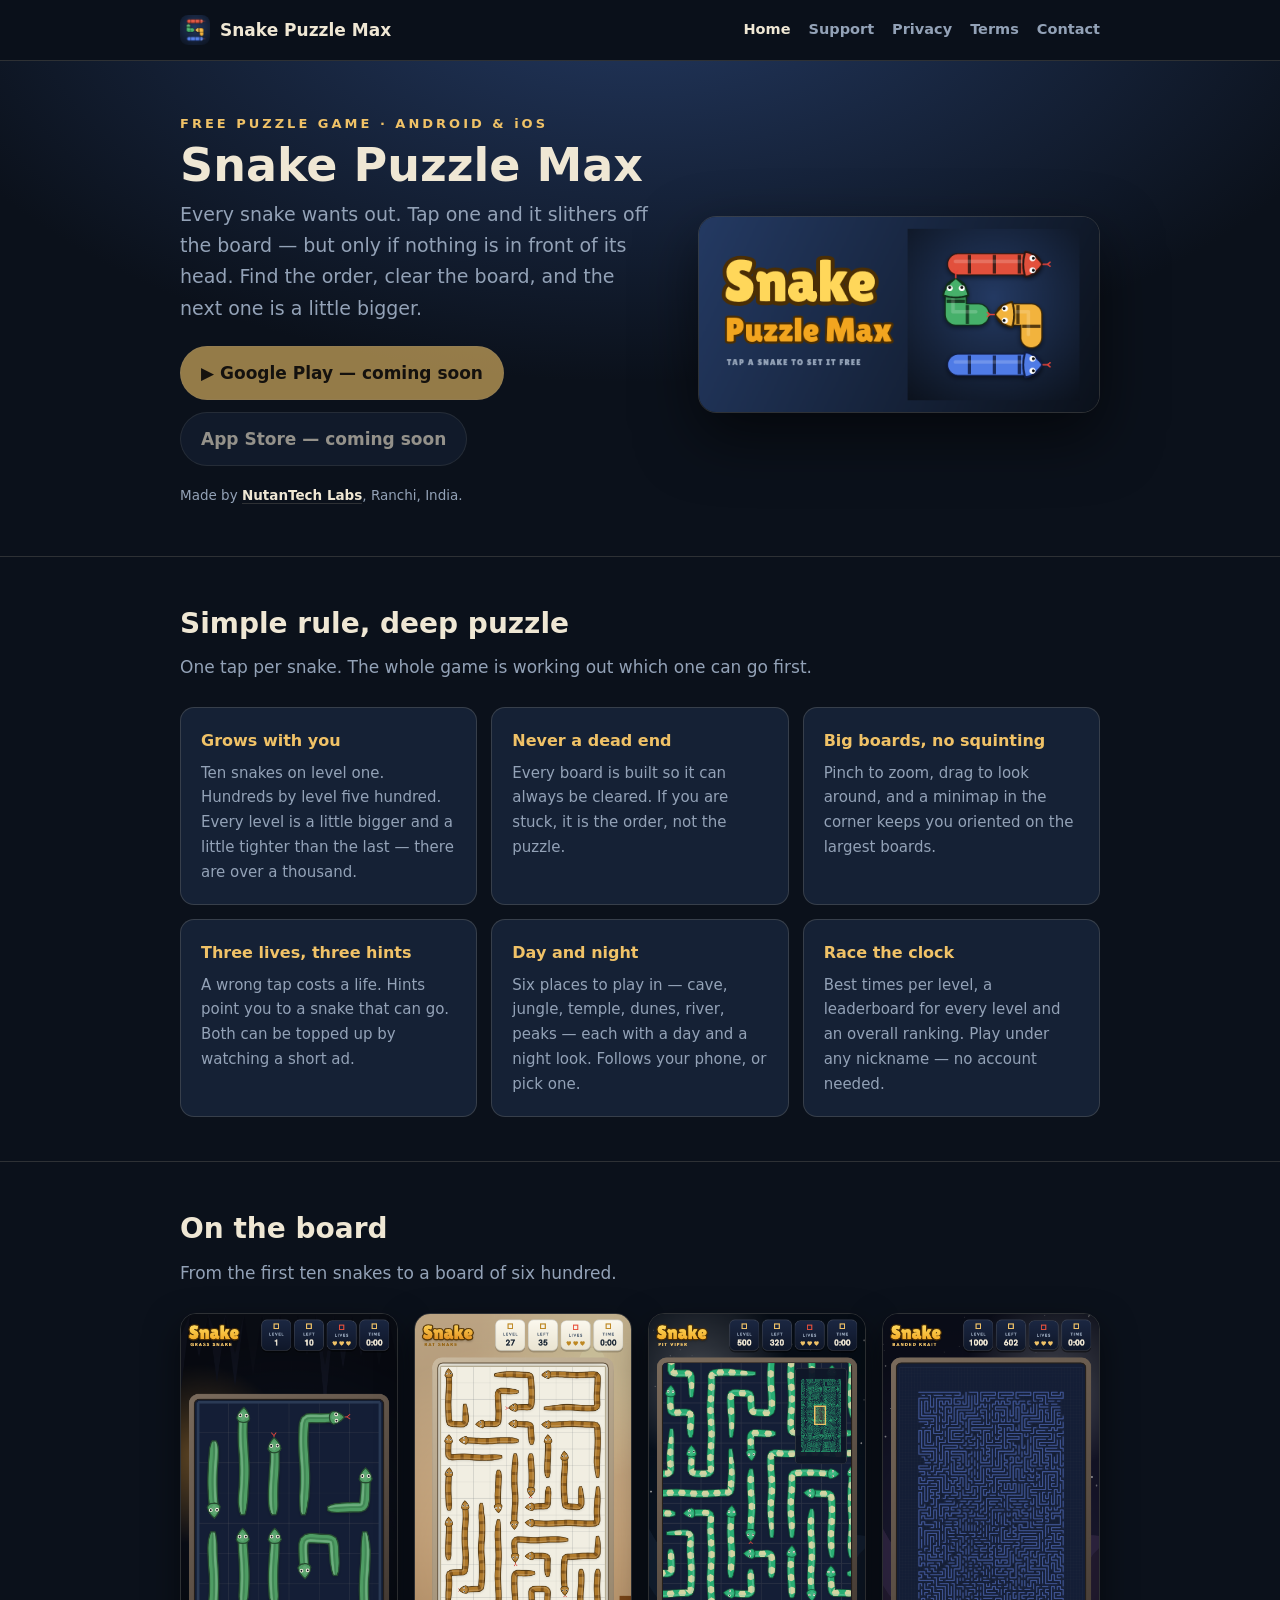
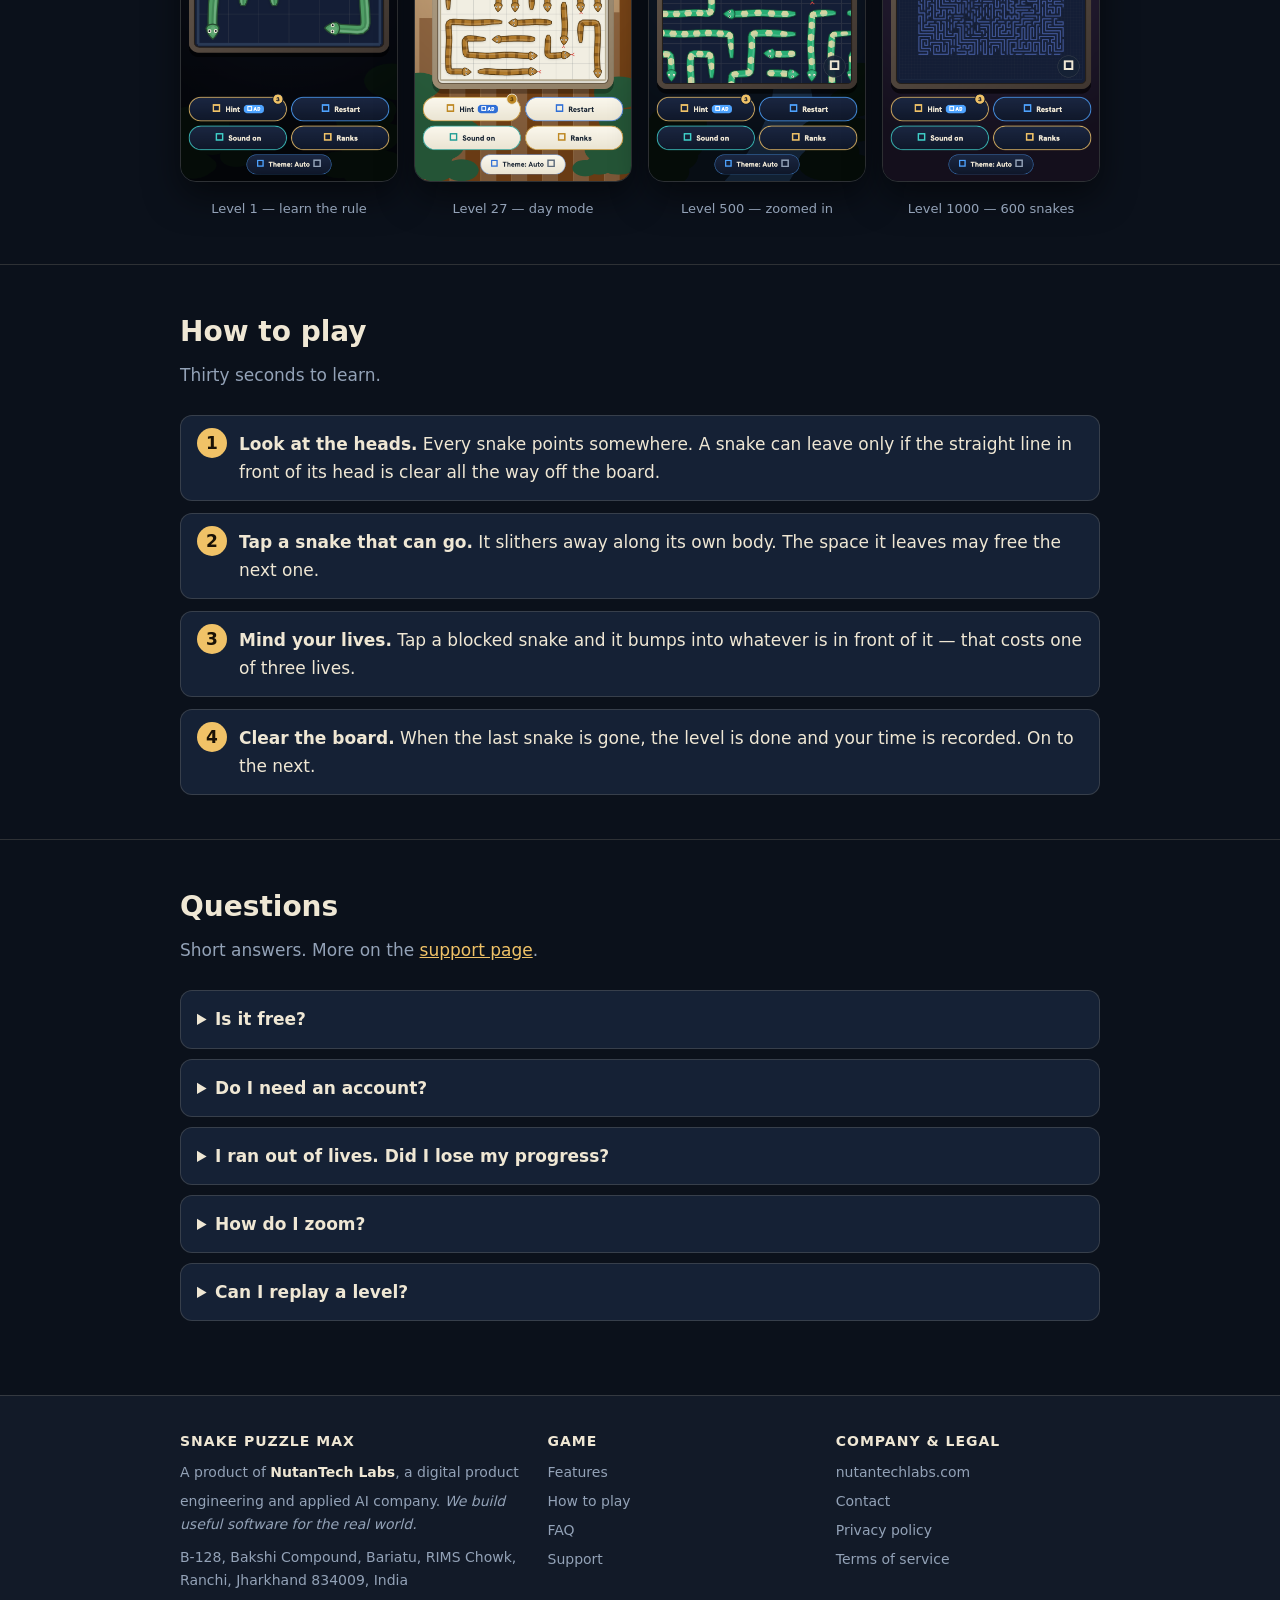
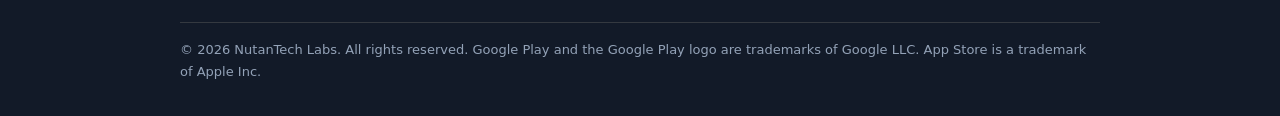
<file: index.html>
<!doctype html>
<html lang="en">
<head>
<meta charset="utf-8">
<meta name="viewport" content="width=device-width, initial-scale=1">
<title>Snake Puzzle Max – Tap a snake to set it free</title>
<meta name="description" content="A calm, clever puzzle game. Tap a snake and it slithers off the board — if nothing is in its way. A thousand levels that grow with you. By NutanTech Labs.">
<link rel="canonical" href="https://amanchhing.github.io/snake-puzzle-max/index.html">
<link rel="icon" href="icon.png" type="image/png">
<link rel="apple-touch-icon" href="icon.png">
<meta property="og:type" content="website">
<meta property="og:site_name" content="Snake Puzzle Max">
<meta property="og:title" content="Snake Puzzle Max – Tap a snake to set it free">
<meta property="og:description" content="A calm, clever puzzle game. Tap a snake and it slithers off the board — if nothing is in its way. A thousand levels that grow with you. By NutanTech Labs.">
<meta property="og:url" content="https://amanchhing.github.io/snake-puzzle-max/index.html">
<meta property="og:image" content="https://amanchhing.github.io/snake-puzzle-max/feature.png">
<meta name="twitter:card" content="summary_large_image">
<meta name="theme-color" content="#0b111b">
<link rel="stylesheet" href="styles.css">
<script type="application/ld+json">
{"@context":"https://schema.org","@graph":[
 {"@type":"Organization","name":"NutanTech Labs","url":"https://nutantechlabs.com","email":"info@nutantechlabs.com",
  "address":{"@type":"PostalAddress","streetAddress":"B-128, Bakshi Compound, Bariatu, RIMS Chowk","addressLocality":"Ranchi","addressRegion":"Jharkhand","postalCode":"834009","addressCountry":"IN"}},
 {"@type":"MobileApplication","name":"Snake Puzzle Max","operatingSystem":"Android, iOS","applicationCategory":"GameApplication",
  "description":"Tap a snake to set it free. A calm, clever puzzle with over a thousand levels that grow with you.",
  "image":"https://amanchhing.github.io/snake-puzzle-max/feature.png","url":"https://amanchhing.github.io/snake-puzzle-max/",
  "offers":{"@type":"Offer","price":"0","priceCurrency":"USD"},
  "publisher":{"@type":"Organization","name":"NutanTech Labs","url":"https://nutantechlabs.com"}}
]}
</script>
</head>
<body>
<header class="nav"><div class="wrap">
  <a class="brand" href="index.html"><img src="icon.png" alt=""> Snake Puzzle Max</a>
  <nav><a href="index.html" aria-current="page">Home</a><a href="support.html">Support</a><a href="privacy.html">Privacy</a><a href="terms.html">Terms</a><a href="contact.html">Contact</a></nav>
</div></header>

<section class="hero" style="border-top:0"><div class="wrap">
  <div>
    <h1><small>FREE PUZZLE GAME · ANDROID &amp; iOS</small>Snake Puzzle Max</h1>
    <p class="lead">Every snake wants out. Tap one and it slithers off the board — but only if nothing is in front of its head. Find the order, clear the board, and the next one is a little bigger.</p>
    <div class="stores">
      <a class="btn primary soon" href="#" title="Coming soon">▶ Google Play — coming soon</a>
      <a class="btn soon" href="#" title="Coming soon"> App Store — coming soon</a>
    </div>
    <p class="by">Made by <a href="https://nutantechlabs.com" target="_blank" rel="noopener">NutanTech Labs</a>, Ranchi, India.</p>
  </div>
  <div class="art"><img src="feature.png" alt="Four coloured snakes coiled into the shape of an S"></div>
</div></section>

<section id="features"><div class="wrap">
  <h2>Simple rule, deep puzzle</h2>
  <p class="sub">One tap per snake. The whole game is working out which one can go first.</p>
  <div class="grid">
    <div class="card"><h3>Grows with you</h3><p>Ten snakes on level one. Hundreds by level five hundred. Every level is a little bigger and a little tighter than the last — there are over a thousand.</p></div>
    <div class="card"><h3>Never a dead end</h3><p>Every board is built so it can always be cleared. If you are stuck, it is the order, not the puzzle.</p></div>
    <div class="card"><h3>Big boards, no squinting</h3><p>Pinch to zoom, drag to look around, and a minimap in the corner keeps you oriented on the largest boards.</p></div>
    <div class="card"><h3>Three lives, three hints</h3><p>A wrong tap costs a life. Hints point you to a snake that can go. Both can be topped up by watching a short ad.</p></div>
    <div class="card"><h3>Day and night</h3><p>Six places to play in — cave, jungle, temple, dunes, river, peaks — each with a day and a night look. Follows your phone, or pick one.</p></div>
    <div class="card"><h3>Race the clock</h3><p>Best times per level, a leaderboard for every level and an overall ranking. Play under any nickname — no account needed.</p></div>
  </div>
</div></section>

<section id="screens"><div class="wrap">
  <h2>On the board</h2>
  <p class="sub">From the first ten snakes to a board of six hundred.</p>
  <div class="shots">
    <figure><img src="shots/level-1.png" alt="Level 1 with ten snakes"><figcaption>Level 1 — learn the rule</figcaption></figure>
    <figure><img src="shots/level-27-day.png" alt="Level 27 in day mode"><figcaption>Level 27 — day mode</figcaption></figure>
    <figure><img src="shots/level-500-zoomed.png" alt="Level 500 zoomed in with minimap"><figcaption>Level 500 — zoomed in</figcaption></figure>
    <figure><img src="shots/level-1000.png" alt="Level 1000 whole board"><figcaption>Level 1000 — 600 snakes</figcaption></figure>
  </div>
</div></section>

<section id="how"><div class="wrap">
  <h2>How to play</h2>
  <p class="sub">Thirty seconds to learn.</p>
  <ol class="steps">
    <li><strong>Look at the heads.</strong> Every snake points somewhere. A snake can leave only if the straight line in front of its head is clear all the way off the board.</li>
    <li><strong>Tap a snake that can go.</strong> It slithers away along its own body. The space it leaves may free the next one.</li>
    <li><strong>Mind your lives.</strong> Tap a blocked snake and it bumps into whatever is in front of it — that costs one of three lives.</li>
    <li><strong>Clear the board.</strong> When the last snake is gone, the level is done and your time is recorded. On to the next.</li>
  </ol>
</div></section>

<section id="faq"><div class="wrap">
  <h2>Questions</h2>
  <p class="sub">Short answers. More on the <a href="support.html">support page</a>.</p>
  <details><summary>Is it free?</summary><p>Yes. The game is free and supported by ads. Ads appear between some levels, and you can choose to watch one to get a life back, a hint, or to skip to a level you have not reached.</p></details>
  <details><summary>Do I need an account?</summary><p>No. Your progress is saved on your phone. The leaderboard uses a nickname you pick and an anonymous ID — no email, no password.</p></details>
  <details><summary>I ran out of lives. Did I lose my progress?</summary><p>No. You can watch an ad for one more life and continue the same board, or restart the level. Levels you have cleared stay cleared.</p></details>
  <details><summary>How do I zoom?</summary><p>Pinch with two fingers, or tap the zoom button in the corner of the board. When zoomed in, a small map appears at the top right — tap it to jump to any part of the board.</p></details>
  <details><summary>Can I replay a level?</summary><p>Yes. Tap the level number at the top to open the level map. Cleared levels show your best time; tap one to play it again.</p></details>
</div></section>

<footer><div class="wrap">
  <div>
    <h4>Snake Puzzle Max</h4>
    <p style="margin:0 0 10px">A product of <a class="ntl" href="https://nutantechlabs.com" target="_blank" rel="noopener">NutanTech Labs</a>, a digital product engineering and applied AI company. <em>We build useful software for the real world.</em></p>
    <p style="margin:0">B-128, Bakshi Compound, Bariatu, RIMS Chowk,<br>Ranchi, Jharkhand 834009, India</p>
  </div>
  <div>
    <h4>Game</h4>
    <a href="index.html#features">Features</a>
    <a href="index.html#how">How to play</a>
    <a href="index.html#faq">FAQ</a>
    <a href="support.html">Support</a>
  </div>
  <div>
    <h4>Company &amp; legal</h4>
    <a href="https://nutantechlabs.com" target="_blank" rel="noopener">nutantechlabs.com</a>
    <a href="contact.html">Contact</a>
    <a href="privacy.html">Privacy policy</a>
    <a href="terms.html">Terms of service</a>
  </div>
  <div class="legal">© 2026 NutanTech Labs. All rights reserved. Google Play and the Google Play logo are trademarks of Google LLC. App Store is a trademark of Apple Inc.</div>
</div></footer>
</body>
</html>
</file>
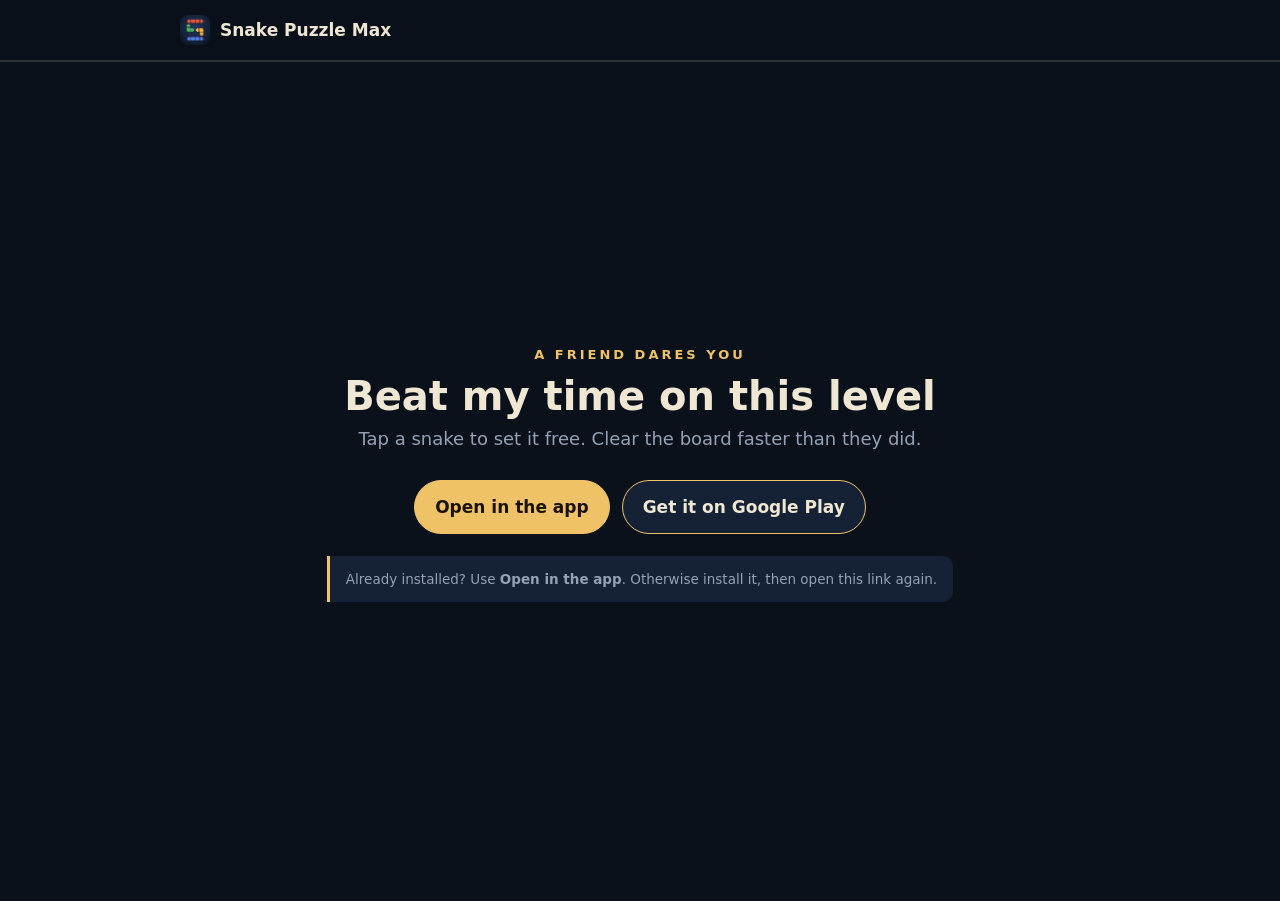
<file: play/index.html>
<!doctype html>
<html lang="en">
<head>
<meta charset="utf-8">
<meta name="viewport" content="width=device-width, initial-scale=1">
<title>Beat my time – Snake Puzzle Max</title>
<meta name="description" content="A friend challenged you to a level of Snake Puzzle Max. Open the app and beat their time.">
<meta name="robots" content="noindex">
<link rel="icon" href="../icon.png" type="image/png">
<meta property="og:type" content="website">
<meta property="og:site_name" content="Snake Puzzle Max">
<meta property="og:title" content="Beat my time – Snake Puzzle Max">
<meta property="og:description" content="A friend challenged you to a level of Snake Puzzle Max. Open the app and beat their time.">
<meta property="og:image" content="https://amanchhing.github.io/snake-puzzle-max/feature.png">
<meta name="theme-color" content="#0b111b">
<link rel="stylesheet" href="../styles.css">
<style>
  .challenge { min-height: calc(100vh - 60px); display: grid; place-items: center; text-align: center; padding: 40px 0; }
  .challenge h1 { font-size: 40px; line-height: 1.1; margin: 0 0 6px; }
  .challenge h1 small { display: block; font-size: 13px; letter-spacing: 3px; color: var(--gold); font-weight: 800; margin-bottom: 12px; }
  .challenge .time { font-size: 64px; font-weight: 800; color: var(--gold); margin: 10px 0 4px; letter-spacing: 1px; }
  .challenge p.lead { color: var(--soft); font-size: 18px; margin: 0 0 26px; }
  .challenge .stores { justify-content: center; }
  .challenge .note { margin-top: 22px; font-size: 13.5px; color: var(--soft); }
  .challenge .note a { color: var(--ink); }
</style>
</head>
<body>
<header class="nav"><div class="wrap">
  <a class="brand" href="../index.html"><img src="../icon.png" alt=""> Snake Puzzle Max</a>
</div></header>

<section class="challenge"><div class="wrap">
  <div>
    <h1><small>A FRIEND DARES YOU</small>Beat my time on <span id="level">this level</span></h1>
    <div class="time" id="time" hidden></div>
    <p class="lead">Tap a snake to set it free. Clear the board faster than they did.</p>
    <div class="stores">
      <a class="btn primary" id="open" href="#">Open in the app</a>
      <a class="btn" id="store" href="https://play.google.com/store/apps/details?id=com.nutantechlabs.snakepuzzlemax">Get it on Google Play</a>
    </div>
    <p class="note">Already installed? Use <b>Open in the app</b>. Otherwise install it, then open this link again.</p>
  </div>
</div></section>

<script>
(function () {
  var q = new URLSearchParams(location.search);
  var level = parseInt(q.get('level'), 10);
  var t = parseInt(q.get('t'), 10);
  if (level > 0) document.getElementById('level').textContent = 'level ' + level;
  if (t >= 0) {
    var el = document.getElementById('time');
    el.textContent = Math.floor(t / 60) + ':' + ('0' + (t % 60)).slice(-2);
    el.hidden = false;
  }
  var store = 'https://play.google.com/store/apps/details?id=com.nutantechlabs.snakepuzzlemax';
  var pkg = 'com.nutantechlabs.snakepuzzlemax';
  // Android: ask the system to hand this very URL to the app, and fall back
  // to the store when it is not installed. Elsewhere the button is the store.
  var open = document.getElementById('open');
  if (/android/i.test(navigator.userAgent)) {
    open.href = 'intent://' + location.host + location.pathname + location.search +
      '#Intent;scheme=https;package=' + pkg +
      ';S.browser_fallback_url=' + encodeURIComponent(store) + ';end';
  } else {
    open.href = store;
  }
})();
</script>
</body>
</html>
</file>
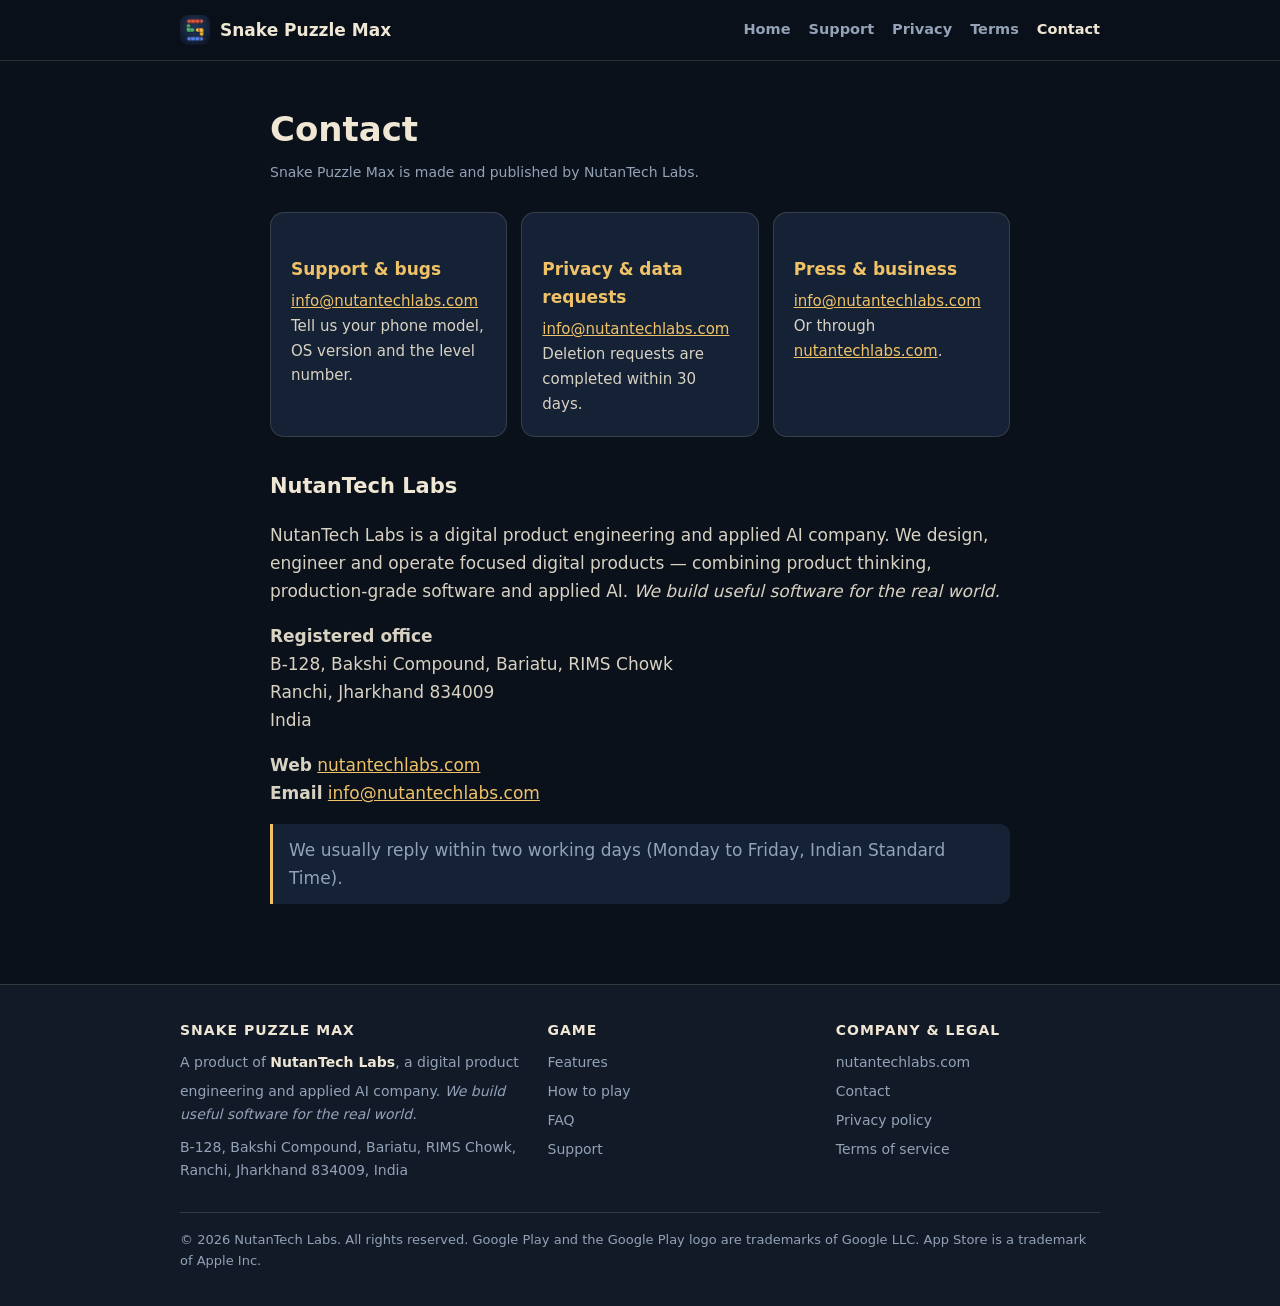
<file: contact.html>
<!doctype html>
<html lang="en">
<head>
<meta charset="utf-8">
<meta name="viewport" content="width=device-width, initial-scale=1">
<title>Contact – Snake Puzzle Max by NutanTech Labs</title>
<meta name="description" content="Get in touch with NutanTech Labs about Snake Puzzle Max: support, bug reports, data requests, press and business enquiries.">
<link rel="canonical" href="https://amanchhing.github.io/snake-puzzle-max/contact.html">
<link rel="icon" href="icon.png" type="image/png">
<link rel="apple-touch-icon" href="icon.png">
<meta property="og:type" content="website">
<meta property="og:site_name" content="Snake Puzzle Max">
<meta property="og:title" content="Contact – Snake Puzzle Max by NutanTech Labs">
<meta property="og:description" content="Get in touch with NutanTech Labs about Snake Puzzle Max: support, bug reports, data requests, press and business enquiries.">
<meta property="og:url" content="https://amanchhing.github.io/snake-puzzle-max/contact.html">
<meta property="og:image" content="https://amanchhing.github.io/snake-puzzle-max/feature.png">
<meta name="twitter:card" content="summary_large_image">
<meta name="theme-color" content="#0b111b">
<link rel="stylesheet" href="styles.css">
</head>
<body>
<header class="nav"><div class="wrap">
  <a class="brand" href="index.html"><img src="icon.png" alt=""> Snake Puzzle Max</a>
  <nav><a href="index.html">Home</a><a href="support.html">Support</a><a href="privacy.html">Privacy</a><a href="terms.html">Terms</a><a href="contact.html" aria-current="page">Contact</a></nav>
</div></header>

<main class="doc"><div class="wrap">
  <h1>Contact</h1>
  <div class="meta">Snake Puzzle Max is made and published by NutanTech Labs.</div>

  <div class="grid" style="margin:10px 0 30px">
    <div class="card"><h3>Support &amp; bugs</h3><p><a href="mailto:info@nutantechlabs.com?subject=Snake%20Puzzle%20Max%20support">info@nutantechlabs.com</a><br>Tell us your phone model, OS version and the level number.</p></div>
    <div class="card"><h3>Privacy &amp; data requests</h3><p><a href="mailto:info@nutantechlabs.com?subject=Snake%20Puzzle%20Max%20privacy%20request">info@nutantechlabs.com</a><br>Deletion requests are completed within 30 days.</p></div>
    <div class="card"><h3>Press &amp; business</h3><p><a href="mailto:info@nutantechlabs.com?subject=Snake%20Puzzle%20Max">info@nutantechlabs.com</a><br>Or through <a href="https://nutantechlabs.com/contact.html" target="_blank" rel="noopener">nutantechlabs.com</a>.</p></div>
  </div>

  <h2>NutanTech Labs</h2>
  <p>NutanTech Labs is a digital product engineering and applied AI company. We design, engineer and operate focused digital products — combining product thinking, production-grade software and applied AI. <em>We build useful software for the real world.</em></p>
  <p><strong>Registered office</strong><br>B-128, Bakshi Compound, Bariatu, RIMS Chowk<br>Ranchi, Jharkhand 834009<br>India</p>
  <p><strong>Web</strong> <a href="https://nutantechlabs.com" target="_blank" rel="noopener">nutantechlabs.com</a><br><strong>Email</strong> <a href="mailto:info@nutantechlabs.com">info@nutantechlabs.com</a></p>

  <div class="note">We usually reply within two working days (Monday to Friday, Indian Standard Time).</div>
</div></main>

<footer><div class="wrap">
  <div>
    <h4>Snake Puzzle Max</h4>
    <p style="margin:0 0 10px">A product of <a class="ntl" href="https://nutantechlabs.com" target="_blank" rel="noopener">NutanTech Labs</a>, a digital product engineering and applied AI company. <em>We build useful software for the real world.</em></p>
    <p style="margin:0">B-128, Bakshi Compound, Bariatu, RIMS Chowk,<br>Ranchi, Jharkhand 834009, India</p>
  </div>
  <div>
    <h4>Game</h4>
    <a href="index.html#features">Features</a>
    <a href="index.html#how">How to play</a>
    <a href="index.html#faq">FAQ</a>
    <a href="support.html">Support</a>
  </div>
  <div>
    <h4>Company &amp; legal</h4>
    <a href="https://nutantechlabs.com" target="_blank" rel="noopener">nutantechlabs.com</a>
    <a href="contact.html">Contact</a>
    <a href="privacy.html">Privacy policy</a>
    <a href="terms.html">Terms of service</a>
  </div>
  <div class="legal">© 2026 NutanTech Labs. All rights reserved. Google Play and the Google Play logo are trademarks of Google LLC. App Store is a trademark of Apple Inc.</div>
</div></footer>
</body>
</html>
</file>
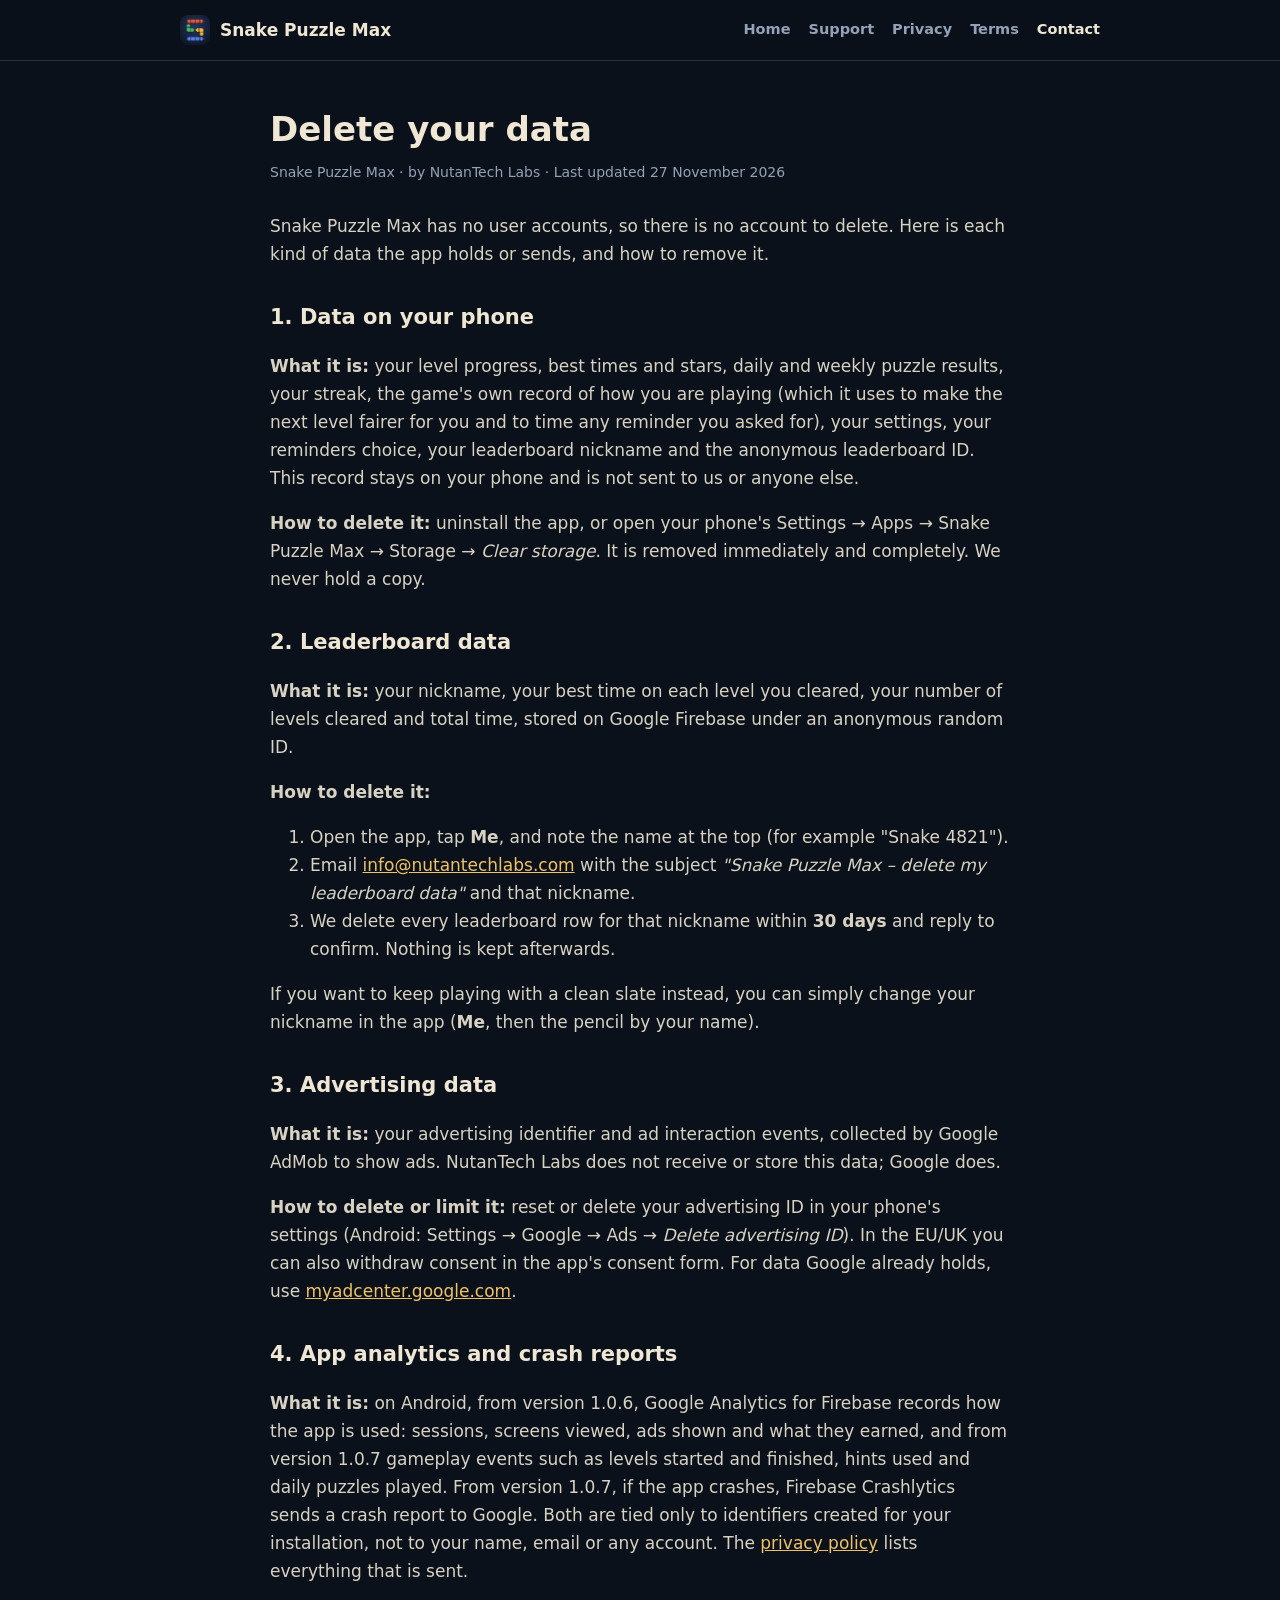
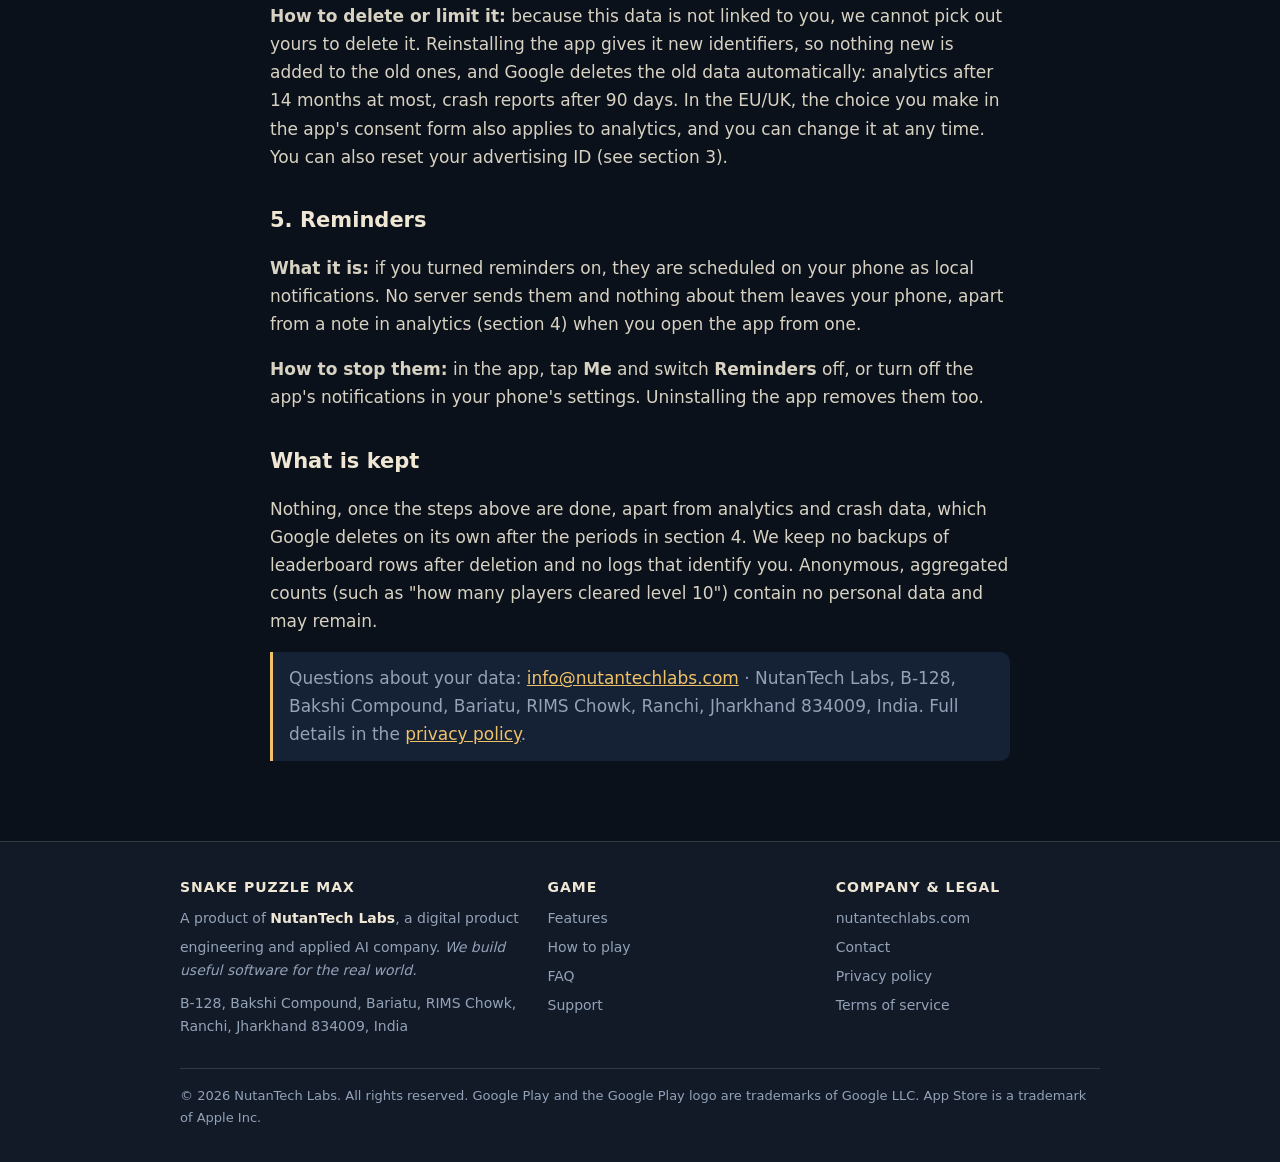
<file: delete-data.html>
<!doctype html>
<html lang="en">
<head>
<meta charset="utf-8">
<meta name="viewport" content="width=device-width, initial-scale=1">
<title>Delete your data – Snake Puzzle Max</title>
<meta name="description" content="How to delete the data Snake Puzzle Max (by NutanTech Labs) holds about you: on your device, on the leaderboard, with the ad network, and in app analytics and crash reports.">
<link rel="canonical" href="https://amanchhing.github.io/snake-puzzle-max/delete-data.html">
<link rel="icon" href="icon.png" type="image/png">
<link rel="apple-touch-icon" href="icon.png">
<meta property="og:type" content="website">
<meta property="og:site_name" content="Snake Puzzle Max">
<meta property="og:title" content="Delete your data – Snake Puzzle Max">
<meta property="og:description" content="How to delete the data Snake Puzzle Max (by NutanTech Labs) holds about you: on your device, on the leaderboard, with the ad network, and in app analytics and crash reports.">
<meta property="og:url" content="https://amanchhing.github.io/snake-puzzle-max/delete-data.html">
<meta property="og:image" content="https://amanchhing.github.io/snake-puzzle-max/feature.png">
<meta name="twitter:card" content="summary_large_image">
<meta name="theme-color" content="#0b111b">
<link rel="stylesheet" href="styles.css">
</head>
<body>
<header class="nav"><div class="wrap">
  <a class="brand" href="index.html"><img src="icon.png" alt=""> Snake Puzzle Max</a>
  <nav><a href="index.html">Home</a><a href="support.html">Support</a><a href="privacy.html">Privacy</a><a href="terms.html">Terms</a><a href="delete-data.html" aria-current="page">Contact</a></nav>
</div></header>

<main class="doc"><div class="wrap">
  <h1>Delete your data</h1>
  <div class="meta">Snake Puzzle Max · by NutanTech Labs · Last updated 27 November 2026</div>

  <p>Snake Puzzle Max has no user accounts, so there is no account to delete. Here is each kind of data the app holds or sends, and how to remove it.</p>

  <h2>1. Data on your phone</h2>
  <p><strong>What it is:</strong> your level progress, best times and stars, daily and weekly puzzle results, your streak, the game's own record of how you are playing (which it uses to make the next level fairer for you and to time any reminder you asked for), your settings, your reminders choice, your leaderboard nickname and the anonymous leaderboard ID. This record stays on your phone and is not sent to us or anyone else.</p>
  <p><strong>How to delete it:</strong> uninstall the app, or open your phone's Settings → Apps → Snake Puzzle Max → Storage → <em>Clear storage</em>. It is removed immediately and completely. We never hold a copy.</p>

  <h2>2. Leaderboard data</h2>
  <p><strong>What it is:</strong> your nickname, your best time on each level you cleared, your number of levels cleared and total time, stored on Google Firebase under an anonymous random ID.</p>
  <p><strong>How to delete it:</strong></p>
  <ol>
    <li>Open the app, tap <strong>Me</strong>, and note the name at the top (for example "Snake 4821").</li>
    <li>Email <a href="mailto:info@nutantechlabs.com?subject=Snake%20Puzzle%20Max%20%E2%80%93%20delete%20my%20leaderboard%20data">info@nutantechlabs.com</a> with the subject <em>"Snake Puzzle Max – delete my leaderboard data"</em> and that nickname.</li>
    <li>We delete every leaderboard row for that nickname within <strong>30 days</strong> and reply to confirm. Nothing is kept afterwards.</li>
  </ol>
  <p>If you want to keep playing with a clean slate instead, you can simply change your nickname in the app (<strong>Me</strong>, then the pencil by your name).</p>

  <h2>3. Advertising data</h2>
  <p><strong>What it is:</strong> your advertising identifier and ad interaction events, collected by Google AdMob to show ads. NutanTech Labs does not receive or store this data; Google does.</p>
  <p><strong>How to delete or limit it:</strong> reset or delete your advertising ID in your phone's settings (Android: Settings → Google → Ads → <em>Delete advertising ID</em>). In the EU/UK you can also withdraw consent in the app's consent form. For data Google already holds, use <a href="https://myadcenter.google.com" target="_blank" rel="noopener">myadcenter.google.com</a>.</p>

  <h2>4. App analytics and crash reports</h2>
  <p><strong>What it is:</strong> on Android, from version 1.0.6, Google Analytics for Firebase records how the app is used: sessions, screens viewed, ads shown and what they earned, and from version 1.0.7 gameplay events such as levels started and finished, hints used and daily puzzles played. From version 1.0.7, if the app crashes, Firebase Crashlytics sends a crash report to Google. Both are tied only to identifiers created for your installation, not to your name, email or any account. The <a href="privacy.html">privacy policy</a> lists everything that is sent.</p>
  <p><strong>How to delete or limit it:</strong> because this data is not linked to you, we cannot pick out yours to delete it. Reinstalling the app gives it new identifiers, so nothing new is added to the old ones, and Google deletes the old data automatically: analytics after 14 months at most, crash reports after 90 days. In the EU/UK, the choice you make in the app's consent form also applies to analytics, and you can change it at any time. You can also reset your advertising ID (see section 3).</p>

  <h2>5. Reminders</h2>
  <p><strong>What it is:</strong> if you turned reminders on, they are scheduled on your phone as local notifications. No server sends them and nothing about them leaves your phone, apart from a note in analytics (section 4) when you open the app from one.</p>
  <p><strong>How to stop them:</strong> in the app, tap <strong>Me</strong> and switch <strong>Reminders</strong> off, or turn off the app's notifications in your phone's settings. Uninstalling the app removes them too.</p>

  <h2>What is kept</h2>
  <p>Nothing, once the steps above are done, apart from analytics and crash data, which Google deletes on its own after the periods in section 4. We keep no backups of leaderboard rows after deletion and no logs that identify you. Anonymous, aggregated counts (such as "how many players cleared level 10") contain no personal data and may remain.</p>

  <div class="note">Questions about your data: <a href="mailto:info@nutantechlabs.com">info@nutantechlabs.com</a> · NutanTech Labs, B-128, Bakshi Compound, Bariatu, RIMS Chowk, Ranchi, Jharkhand 834009, India. Full details in the <a href="privacy.html">privacy policy</a>.</div>
</div></main>
<footer><div class="wrap">
  <div>
    <h4>Snake Puzzle Max</h4>
    <p style="margin:0 0 10px">A product of <a class="ntl" href="https://nutantechlabs.com" target="_blank" rel="noopener">NutanTech Labs</a>, a digital product engineering and applied AI company. <em>We build useful software for the real world.</em></p>
    <p style="margin:0">B-128, Bakshi Compound, Bariatu, RIMS Chowk,<br>Ranchi, Jharkhand 834009, India</p>
  </div>
  <div>
    <h4>Game</h4>
    <a href="index.html#features">Features</a>
    <a href="index.html#how">How to play</a>
    <a href="index.html#faq">FAQ</a>
    <a href="support.html">Support</a>
  </div>
  <div>
    <h4>Company &amp; legal</h4>
    <a href="https://nutantechlabs.com" target="_blank" rel="noopener">nutantechlabs.com</a>
    <a href="contact.html">Contact</a>
    <a href="privacy.html">Privacy policy</a>
    <a href="terms.html">Terms of service</a>
  </div>
  <div class="legal">© 2026 NutanTech Labs. All rights reserved. Google Play and the Google Play logo are trademarks of Google LLC. App Store is a trademark of Apple Inc.</div>
</div></footer>
</body>
</html>
</file>
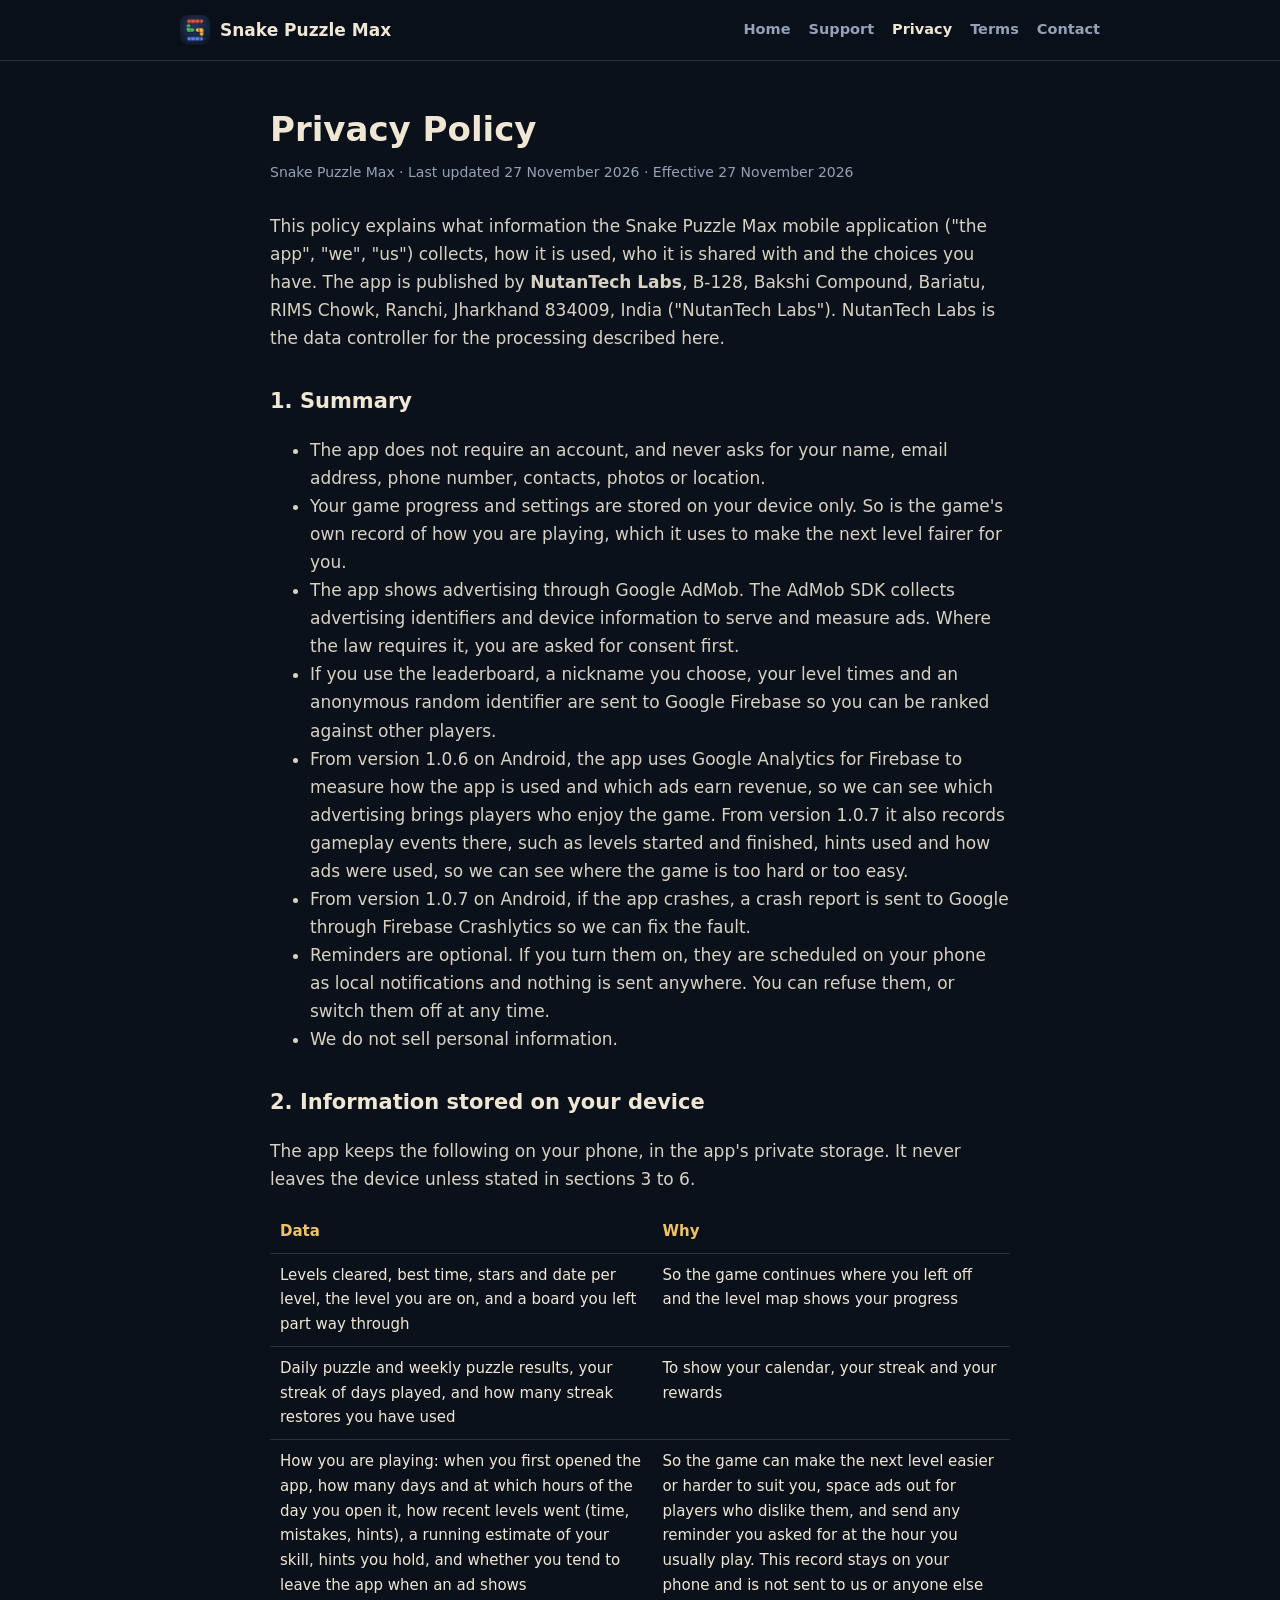
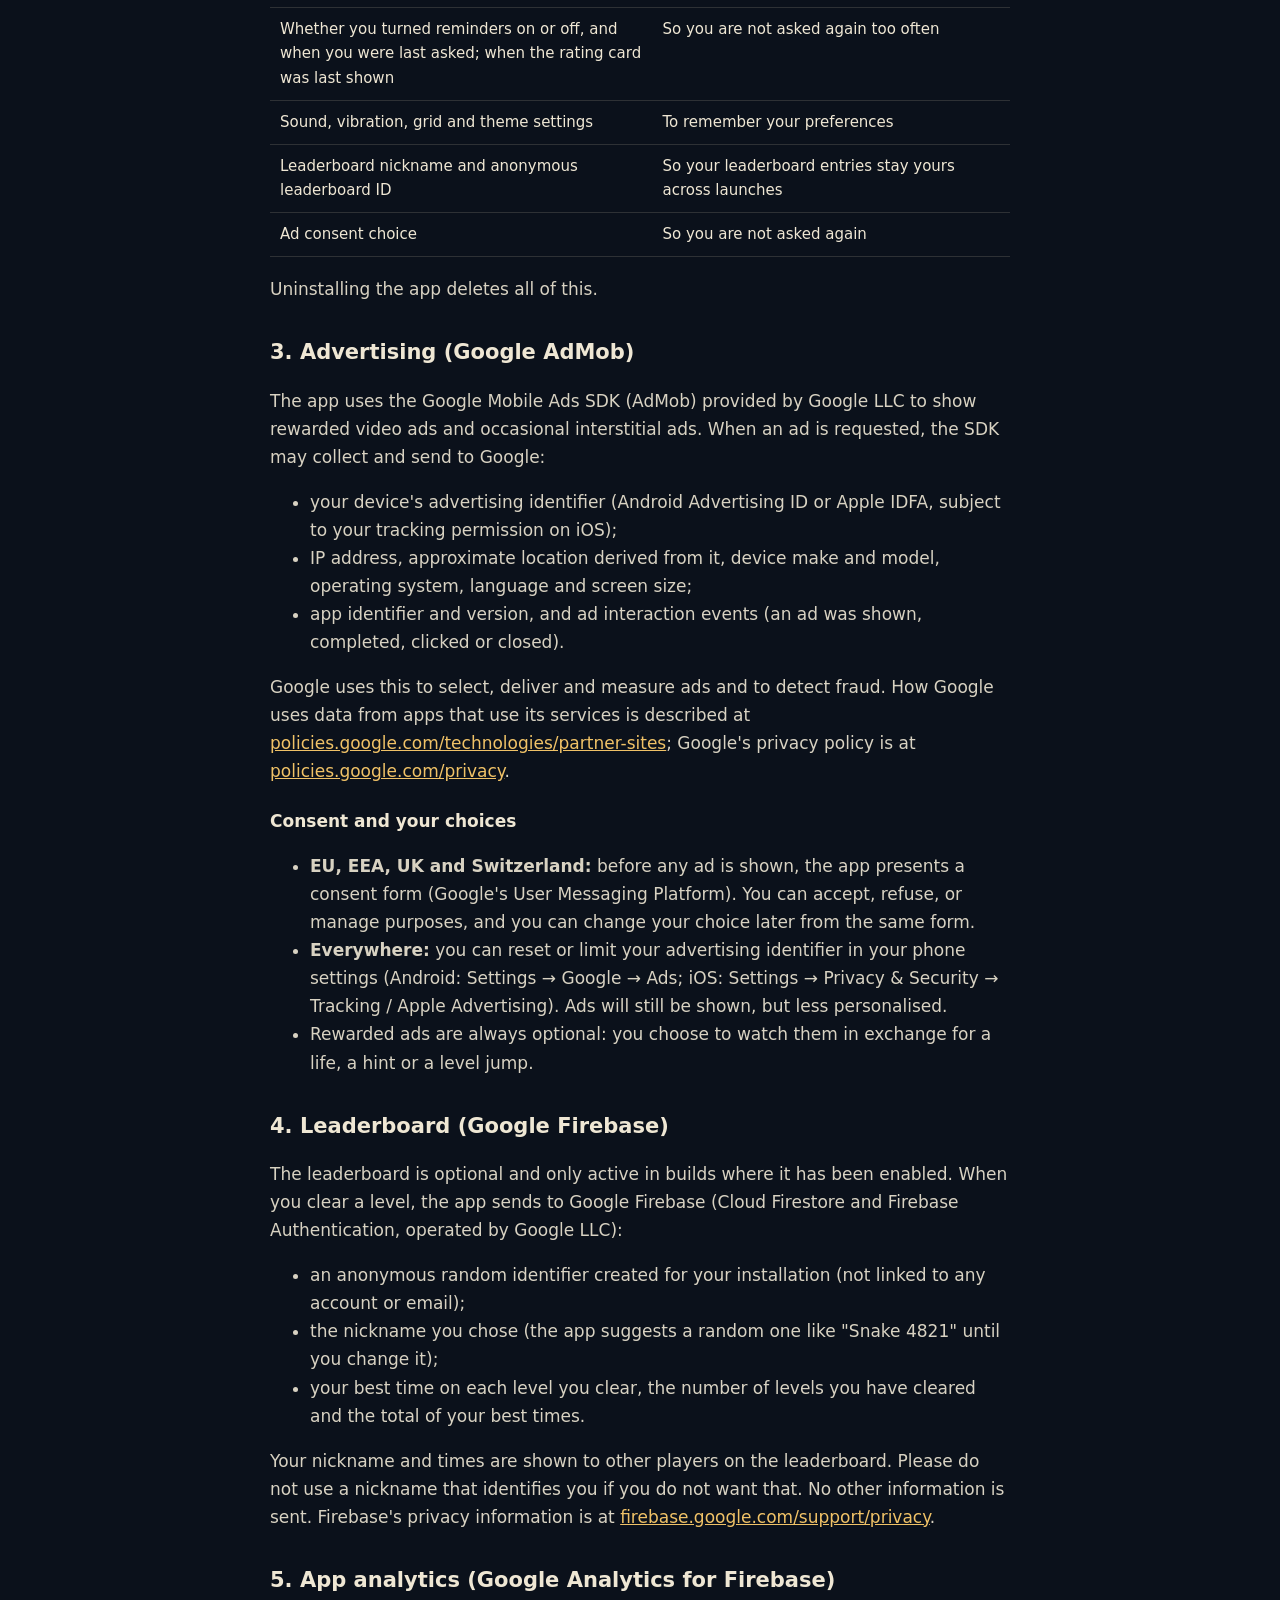
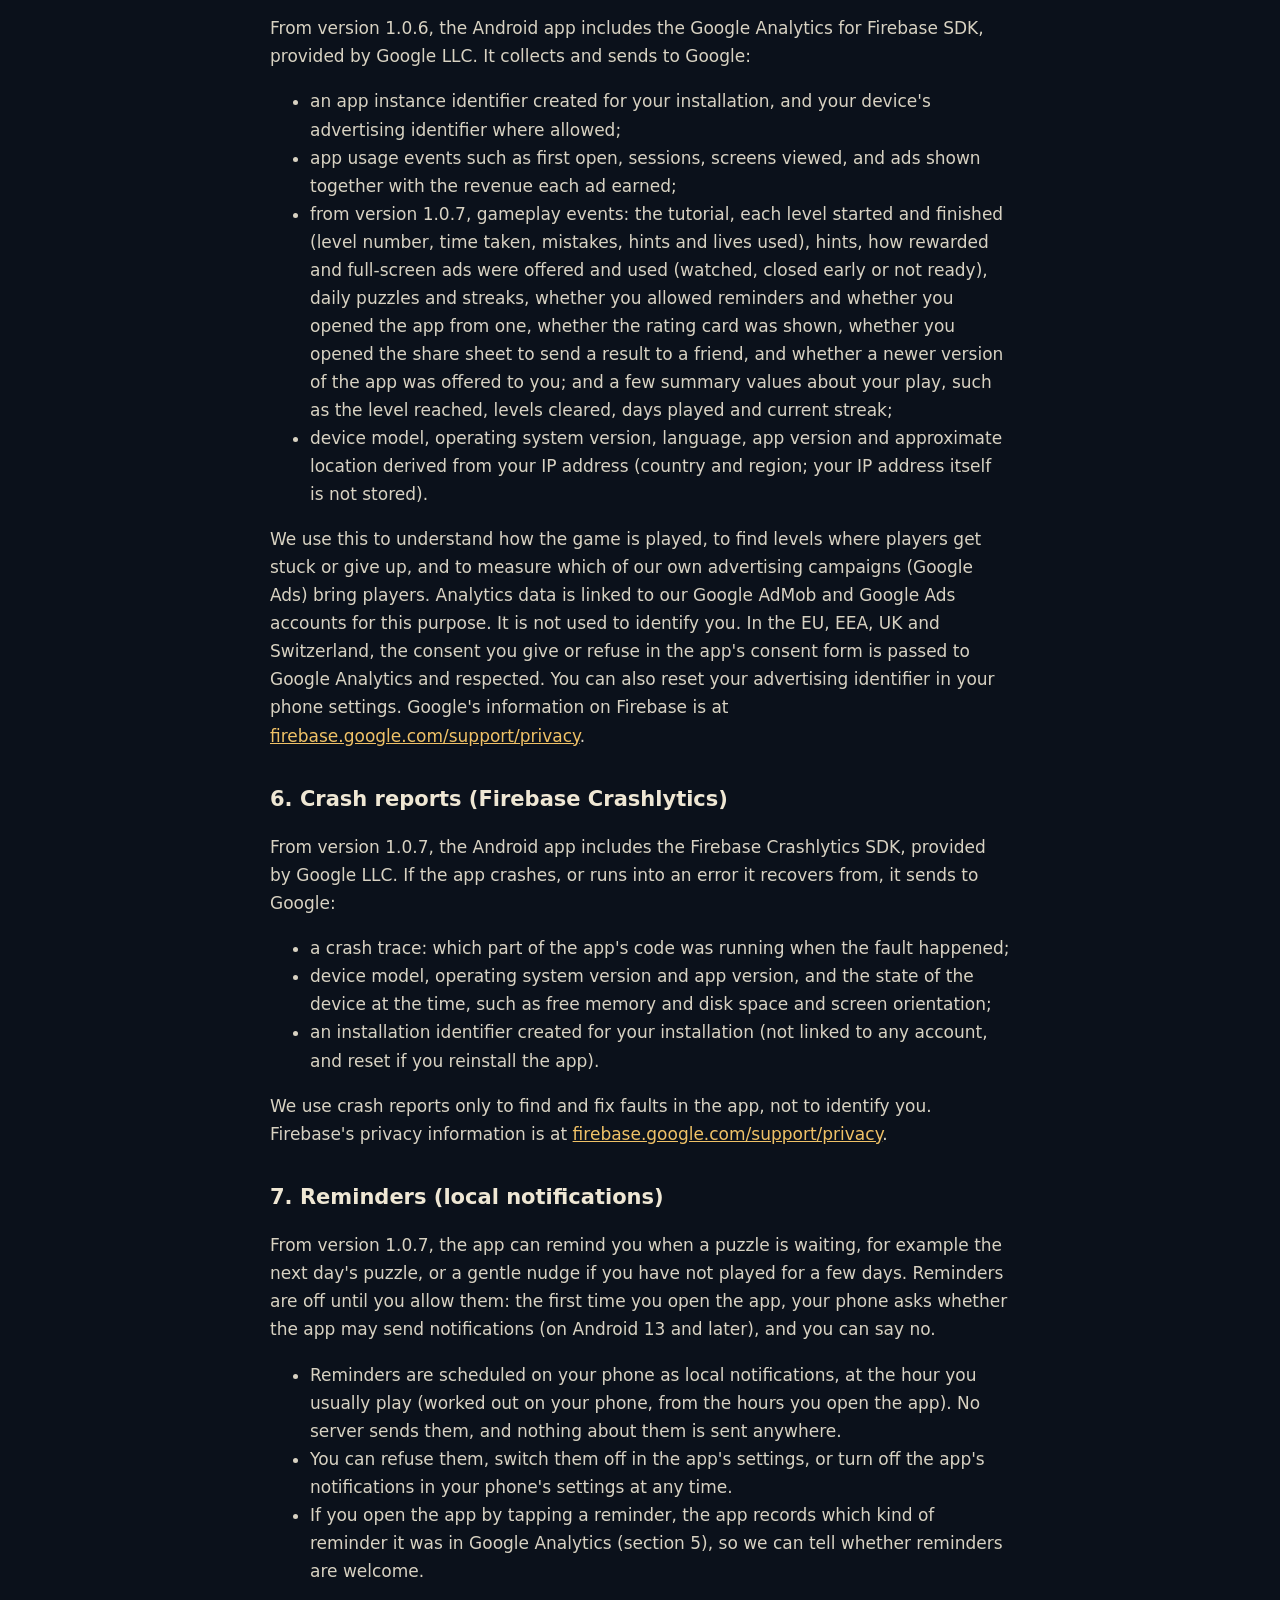
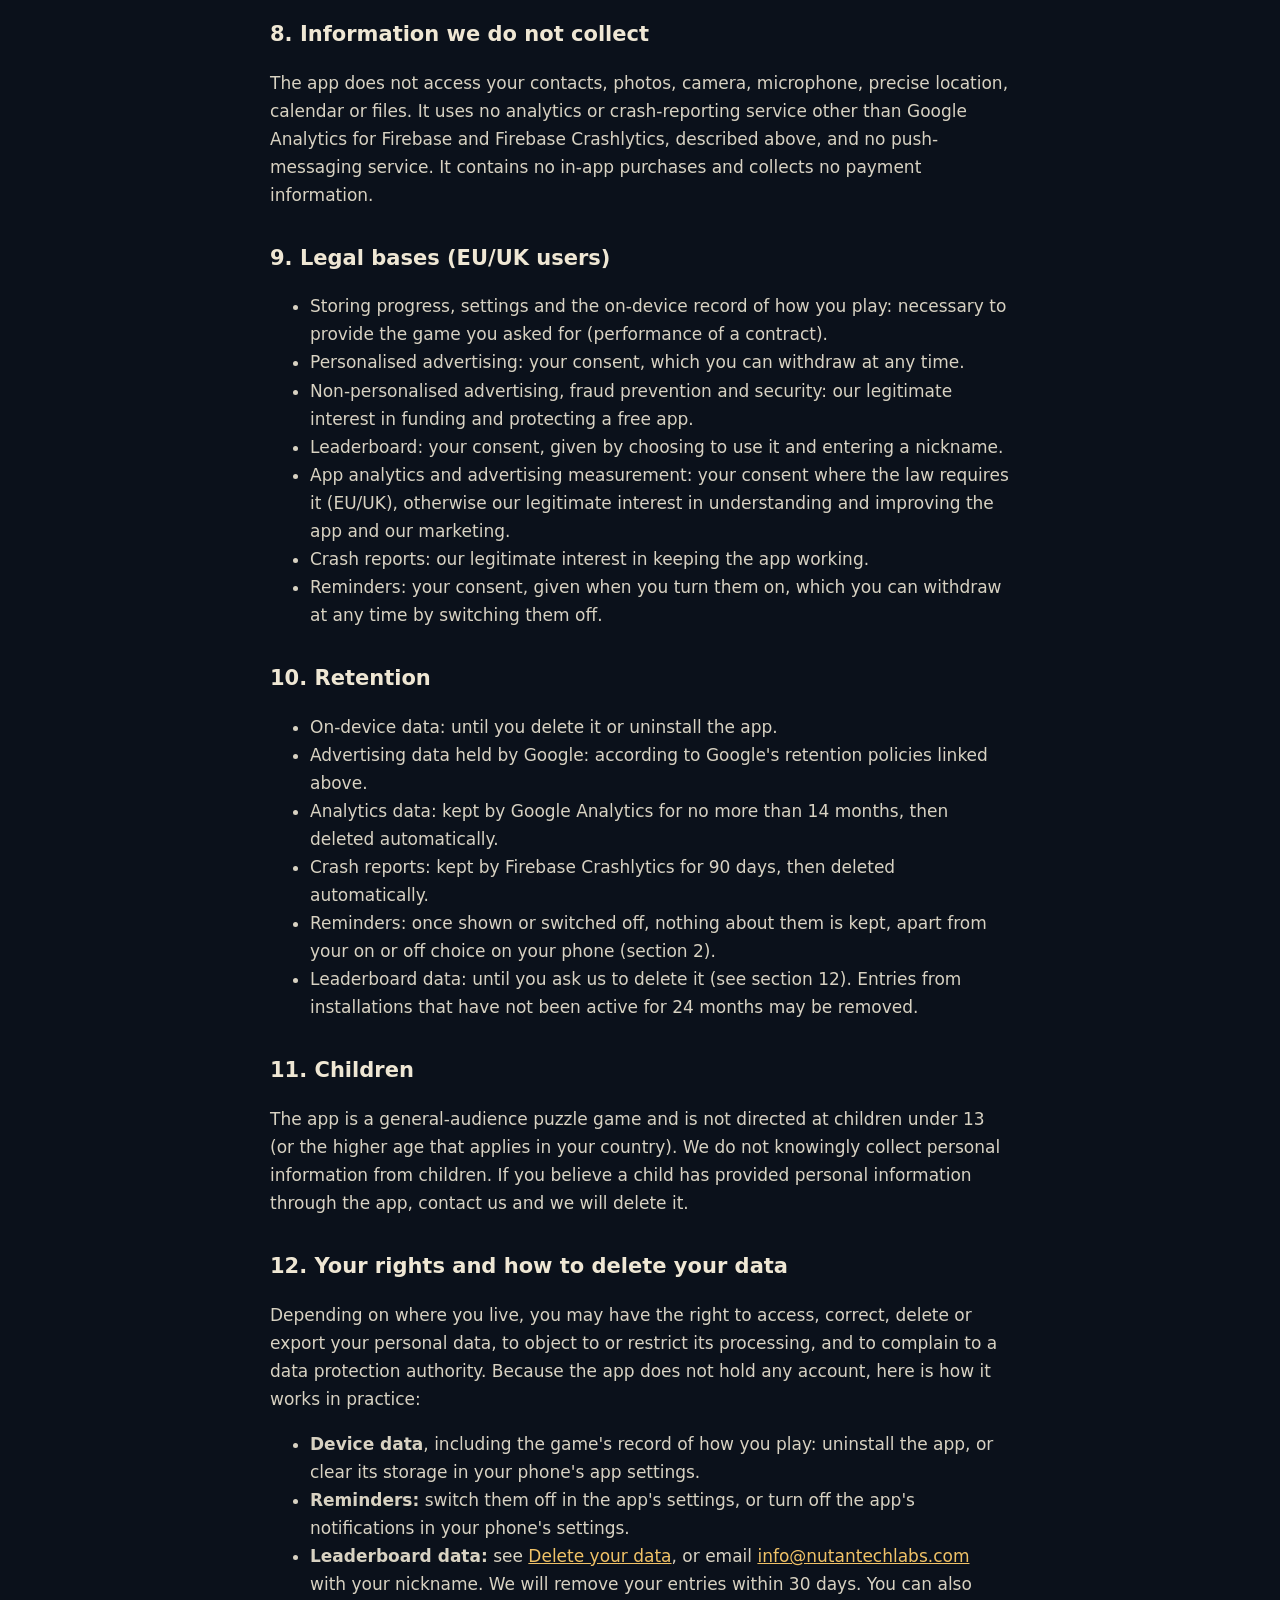
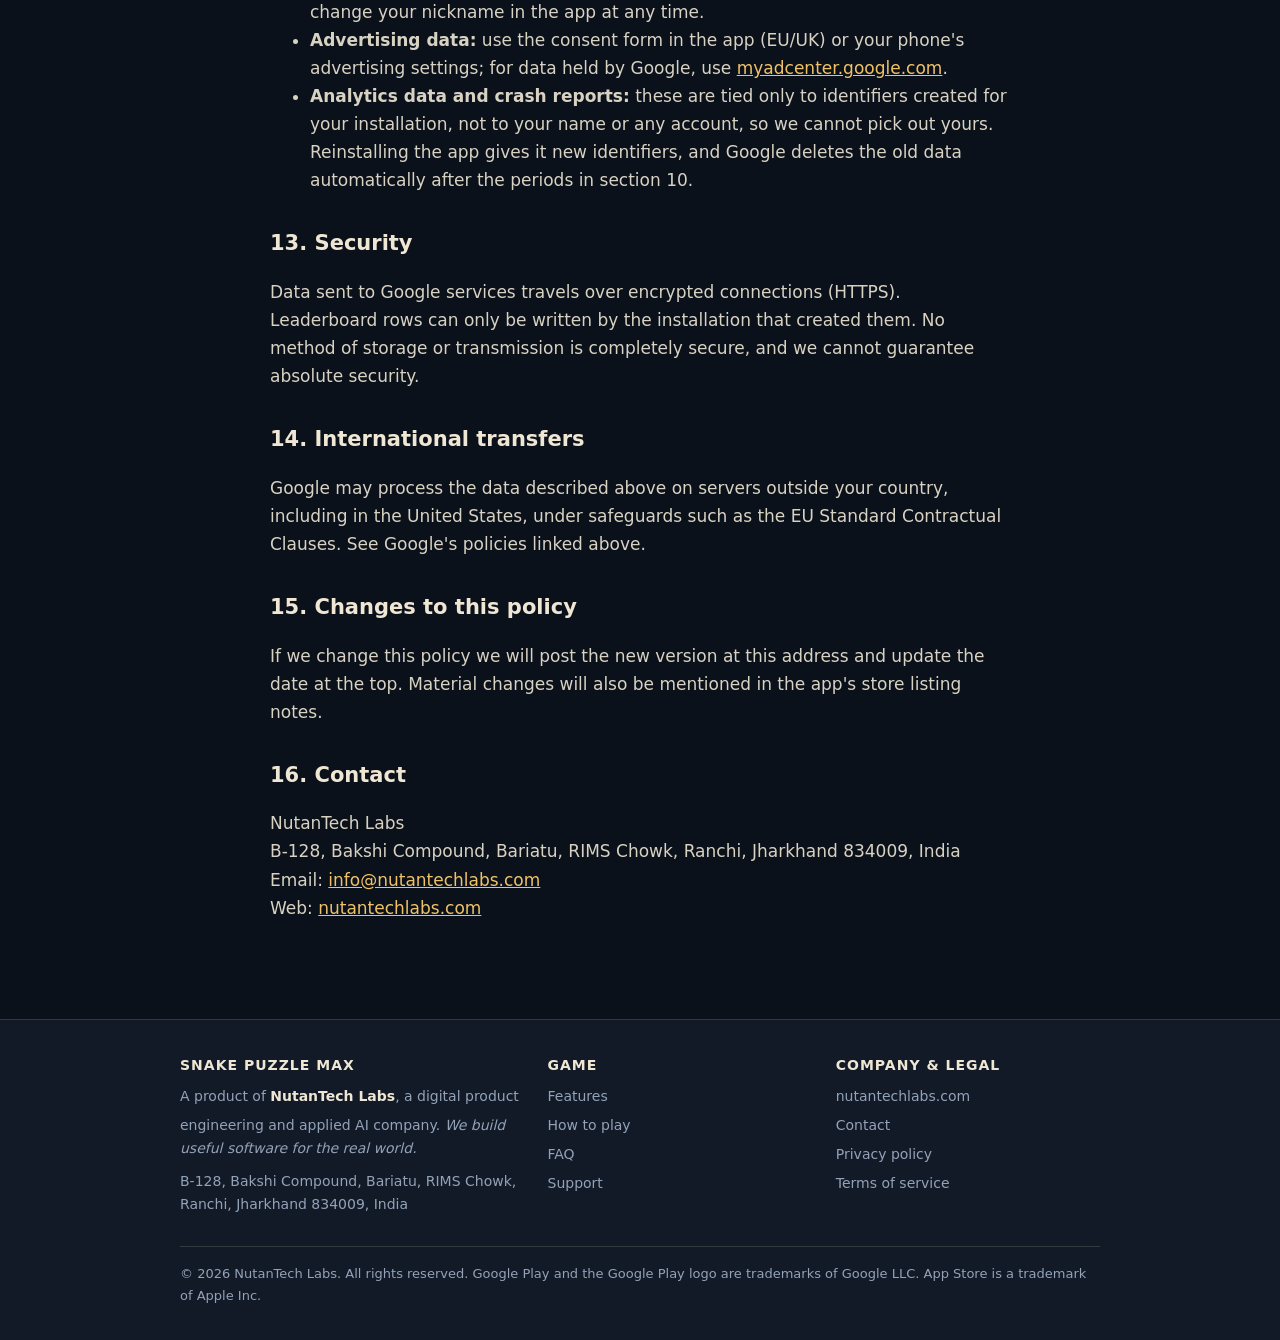
<file: privacy.html>
<!doctype html>
<html lang="en">
<head>
<meta charset="utf-8">
<meta name="viewport" content="width=device-width, initial-scale=1">
<title>Privacy Policy – Snake Puzzle Max</title>
<meta name="description" content="How Snake Puzzle Max by NutanTech Labs handles your information: what is stored on your device, what the ads, leaderboard, analytics and crash-reporting services receive, how reminders work, and your choices.">
<link rel="canonical" href="https://amanchhing.github.io/snake-puzzle-max/privacy.html">
<link rel="icon" href="icon.png" type="image/png">
<link rel="apple-touch-icon" href="icon.png">
<meta property="og:type" content="website">
<meta property="og:site_name" content="Snake Puzzle Max">
<meta property="og:title" content="Privacy Policy – Snake Puzzle Max">
<meta property="og:description" content="How Snake Puzzle Max by NutanTech Labs handles your information: what is stored on your device, what the ads, leaderboard, analytics and crash-reporting services receive, how reminders work, and your choices.">
<meta property="og:url" content="https://amanchhing.github.io/snake-puzzle-max/privacy.html">
<meta property="og:image" content="https://amanchhing.github.io/snake-puzzle-max/feature.png">
<meta name="twitter:card" content="summary_large_image">
<meta name="theme-color" content="#0b111b">
<link rel="stylesheet" href="styles.css">
</head>
<body>
<header class="nav"><div class="wrap">
  <a class="brand" href="index.html"><img src="icon.png" alt=""> Snake Puzzle Max</a>
  <nav><a href="index.html">Home</a><a href="support.html">Support</a><a href="privacy.html" aria-current="page">Privacy</a><a href="terms.html">Terms</a><a href="contact.html">Contact</a></nav>
</div></header>

<main class="doc"><div class="wrap">
  <h1>Privacy Policy</h1>
  <div class="meta">Snake Puzzle Max · Last updated 27 November 2026 · Effective 27 November 2026</div>

  <p>This policy explains what information the Snake Puzzle Max mobile application ("the app", "we", "us") collects, how it is used, who it is shared with and the choices you have. The app is published by <strong>NutanTech Labs</strong>, B-128, Bakshi Compound, Bariatu, RIMS Chowk, Ranchi, Jharkhand 834009, India ("NutanTech Labs"). NutanTech Labs is the data controller for the processing described here.</p>

  <h2>1. Summary</h2>
  <ul>
    <li>The app does not require an account, and never asks for your name, email address, phone number, contacts, photos or location.</li>
    <li>Your game progress and settings are stored on your device only. So is the game's own record of how you are playing, which it uses to make the next level fairer for you.</li>
    <li>The app shows advertising through Google AdMob. The AdMob SDK collects advertising identifiers and device information to serve and measure ads. Where the law requires it, you are asked for consent first.</li>
    <li>If you use the leaderboard, a nickname you choose, your level times and an anonymous random identifier are sent to Google Firebase so you can be ranked against other players.</li>
    <li>From version 1.0.6 on Android, the app uses Google Analytics for Firebase to measure how the app is used and which ads earn revenue, so we can see which advertising brings players who enjoy the game. From version 1.0.7 it also records gameplay events there, such as levels started and finished, hints used and how ads were used, so we can see where the game is too hard or too easy.</li>
    <li>From version 1.0.7 on Android, if the app crashes, a crash report is sent to Google through Firebase Crashlytics so we can fix the fault.</li>
    <li>Reminders are optional. If you turn them on, they are scheduled on your phone as local notifications and nothing is sent anywhere. You can refuse them, or switch them off at any time.</li>
    <li>We do not sell personal information.</li>
  </ul>

  <h2>2. Information stored on your device</h2>
  <p>The app keeps the following on your phone, in the app's private storage. It never leaves the device unless stated in sections 3 to 6.</p>
  <table>
    <tr><th>Data</th><th>Why</th></tr>
    <tr><td>Levels cleared, best time, stars and date per level, the level you are on, and a board you left part way through</td><td>So the game continues where you left off and the level map shows your progress</td></tr>
    <tr><td>Daily puzzle and weekly puzzle results, your streak of days played, and how many streak restores you have used</td><td>To show your calendar, your streak and your rewards</td></tr>
    <tr><td>How you are playing: when you first opened the app, how many days and at which hours of the day you open it, how recent levels went (time, mistakes, hints), a running estimate of your skill, hints you hold, and whether you tend to leave the app when an ad shows</td><td>So the game can make the next level easier or harder to suit you, space ads out for players who dislike them, and send any reminder you asked for at the hour you usually play. This record stays on your phone and is not sent to us or anyone else</td></tr>
    <tr><td>Whether you turned reminders on or off, and when you were last asked; when the rating card was last shown</td><td>So you are not asked again too often</td></tr>
    <tr><td>Sound, vibration, grid and theme settings</td><td>To remember your preferences</td></tr>
    <tr><td>Leaderboard nickname and anonymous leaderboard ID</td><td>So your leaderboard entries stay yours across launches</td></tr>
    <tr><td>Ad consent choice</td><td>So you are not asked again</td></tr>
  </table>
  <p>Uninstalling the app deletes all of this.</p>

  <h2>3. Advertising (Google AdMob)</h2>
  <p>The app uses the Google Mobile Ads SDK (AdMob) provided by Google LLC to show rewarded video ads and occasional interstitial ads. When an ad is requested, the SDK may collect and send to Google:</p>
  <ul>
    <li>your device's advertising identifier (Android Advertising ID or Apple IDFA, subject to your tracking permission on iOS);</li>
    <li>IP address, approximate location derived from it, device make and model, operating system, language and screen size;</li>
    <li>app identifier and version, and ad interaction events (an ad was shown, completed, clicked or closed).</li>
  </ul>
  <p>Google uses this to select, deliver and measure ads and to detect fraud. How Google uses data from apps that use its services is described at <a href="https://policies.google.com/technologies/partner-sites" target="_blank" rel="noopener">policies.google.com/technologies/partner-sites</a>; Google's privacy policy is at <a href="https://policies.google.com/privacy" target="_blank" rel="noopener">policies.google.com/privacy</a>.</p>
  <h3>Consent and your choices</h3>
  <ul>
    <li><strong>EU, EEA, UK and Switzerland:</strong> before any ad is shown, the app presents a consent form (Google's User Messaging Platform). You can accept, refuse, or manage purposes, and you can change your choice later from the same form.</li>
    <li><strong>Everywhere:</strong> you can reset or limit your advertising identifier in your phone settings (Android: Settings → Google → Ads; iOS: Settings → Privacy &amp; Security → Tracking / Apple Advertising). Ads will still be shown, but less personalised.</li>
    <li>Rewarded ads are always optional: you choose to watch them in exchange for a life, a hint or a level jump.</li>
  </ul>

  <h2>4. Leaderboard (Google Firebase)</h2>
  <p>The leaderboard is optional and only active in builds where it has been enabled. When you clear a level, the app sends to Google Firebase (Cloud Firestore and Firebase Authentication, operated by Google LLC):</p>
  <ul>
    <li>an anonymous random identifier created for your installation (not linked to any account or email);</li>
    <li>the nickname you chose (the app suggests a random one like "Snake 4821" until you change it);</li>
    <li>your best time on each level you clear, the number of levels you have cleared and the total of your best times.</li>
  </ul>
  <p>Your nickname and times are shown to other players on the leaderboard. Please do not use a nickname that identifies you if you do not want that. No other information is sent. Firebase's privacy information is at <a href="https://firebase.google.com/support/privacy" target="_blank" rel="noopener">firebase.google.com/support/privacy</a>.</p>

  <h2>5. App analytics (Google Analytics for Firebase)</h2>
  <p>From version 1.0.6, the Android app includes the Google Analytics for Firebase SDK, provided by Google LLC. It collects and sends to Google:</p>
  <ul>
    <li>an app instance identifier created for your installation, and your device's advertising identifier where allowed;</li>
    <li>app usage events such as first open, sessions, screens viewed, and ads shown together with the revenue each ad earned;</li>
    <li>from version 1.0.7, gameplay events: the tutorial, each level started and finished (level number, time taken, mistakes, hints and lives used), hints, how rewarded and full-screen ads were offered and used (watched, closed early or not ready), daily puzzles and streaks, whether you allowed reminders and whether you opened the app from one, whether the rating card was shown, whether you opened the share sheet to send a result to a friend, and whether a newer version of the app was offered to you; and a few summary values about your play, such as the level reached, levels cleared, days played and current streak;</li>
    <li>device model, operating system version, language, app version and approximate location derived from your IP address (country and region; your IP address itself is not stored).</li>
  </ul>
  <p>We use this to understand how the game is played, to find levels where players get stuck or give up, and to measure which of our own advertising campaigns (Google Ads) bring players. Analytics data is linked to our Google AdMob and Google Ads accounts for this purpose. It is not used to identify you. In the EU, EEA, UK and Switzerland, the consent you give or refuse in the app's consent form is passed to Google Analytics and respected. You can also reset your advertising identifier in your phone settings. Google's information on Firebase is at <a href="https://firebase.google.com/support/privacy" target="_blank" rel="noopener">firebase.google.com/support/privacy</a>.</p>

  <h2>6. Crash reports (Firebase Crashlytics)</h2>
  <p>From version 1.0.7, the Android app includes the Firebase Crashlytics SDK, provided by Google LLC. If the app crashes, or runs into an error it recovers from, it sends to Google:</p>
  <ul>
    <li>a crash trace: which part of the app's code was running when the fault happened;</li>
    <li>device model, operating system version and app version, and the state of the device at the time, such as free memory and disk space and screen orientation;</li>
    <li>an installation identifier created for your installation (not linked to any account, and reset if you reinstall the app).</li>
  </ul>
  <p>We use crash reports only to find and fix faults in the app, not to identify you. Firebase's privacy information is at <a href="https://firebase.google.com/support/privacy" target="_blank" rel="noopener">firebase.google.com/support/privacy</a>.</p>

  <h2>7. Reminders (local notifications)</h2>
  <p>From version 1.0.7, the app can remind you when a puzzle is waiting, for example the next day's puzzle, or a gentle nudge if you have not played for a few days. Reminders are off until you allow them: the first time you open the app, your phone asks whether the app may send notifications (on Android 13 and later), and you can say no.</p>
  <ul>
    <li>Reminders are scheduled on your phone as local notifications, at the hour you usually play (worked out on your phone, from the hours you open the app). No server sends them, and nothing about them is sent anywhere.</li>
    <li>You can refuse them, switch them off in the app's settings, or turn off the app's notifications in your phone's settings at any time.</li>
    <li>If you open the app by tapping a reminder, the app records which kind of reminder it was in Google Analytics (section 5), so we can tell whether reminders are welcome.</li>
  </ul>

  <h2>8. Information we do not collect</h2>
  <p>The app does not access your contacts, photos, camera, microphone, precise location, calendar or files. It uses no analytics or crash-reporting service other than Google Analytics for Firebase and Firebase Crashlytics, described above, and no push-messaging service. It contains no in-app purchases and collects no payment information.</p>

  <h2>9. Legal bases (EU/UK users)</h2>
  <ul>
    <li>Storing progress, settings and the on-device record of how you play: necessary to provide the game you asked for (performance of a contract).</li>
    <li>Personalised advertising: your consent, which you can withdraw at any time.</li>
    <li>Non-personalised advertising, fraud prevention and security: our legitimate interest in funding and protecting a free app.</li>
    <li>Leaderboard: your consent, given by choosing to use it and entering a nickname.</li>
    <li>App analytics and advertising measurement: your consent where the law requires it (EU/UK), otherwise our legitimate interest in understanding and improving the app and our marketing.</li>
    <li>Crash reports: our legitimate interest in keeping the app working.</li>
    <li>Reminders: your consent, given when you turn them on, which you can withdraw at any time by switching them off.</li>
  </ul>

  <h2>10. Retention</h2>
  <ul>
    <li>On-device data: until you delete it or uninstall the app.</li>
    <li>Advertising data held by Google: according to Google's retention policies linked above.</li>
    <li>Analytics data: kept by Google Analytics for no more than 14 months, then deleted automatically.</li>
    <li>Crash reports: kept by Firebase Crashlytics for 90 days, then deleted automatically.</li>
    <li>Reminders: once shown or switched off, nothing about them is kept, apart from your on or off choice on your phone (section 2).</li>
    <li>Leaderboard data: until you ask us to delete it (see section 12). Entries from installations that have not been active for 24 months may be removed.</li>
  </ul>

  <h2>11. Children</h2>
  <p>The app is a general-audience puzzle game and is not directed at children under 13 (or the higher age that applies in your country). We do not knowingly collect personal information from children. If you believe a child has provided personal information through the app, contact us and we will delete it.</p>

  <h2>12. Your rights and how to delete your data</h2>
  <p>Depending on where you live, you may have the right to access, correct, delete or export your personal data, to object to or restrict its processing, and to complain to a data protection authority. Because the app does not hold any account, here is how it works in practice:</p>
  <ul>
    <li><strong>Device data</strong>, including the game's record of how you play: uninstall the app, or clear its storage in your phone's app settings.</li>
    <li><strong>Reminders:</strong> switch them off in the app's settings, or turn off the app's notifications in your phone's settings.</li>
    <li><strong>Leaderboard data:</strong> see <a href="delete-data.html">Delete your data</a>, or email <a href="mailto:info@nutantechlabs.com?subject=Snake%20Puzzle%20Max%20%E2%80%93%20delete%20my%20leaderboard%20data">info@nutantechlabs.com</a> with your nickname. We will remove your entries within 30 days. You can also change your nickname in the app at any time.</li>
    <li><strong>Advertising data:</strong> use the consent form in the app (EU/UK) or your phone's advertising settings; for data held by Google, use <a href="https://myadcenter.google.com" target="_blank" rel="noopener">myadcenter.google.com</a>.</li>
    <li><strong>Analytics data and crash reports:</strong> these are tied only to identifiers created for your installation, not to your name or any account, so we cannot pick out yours. Reinstalling the app gives it new identifiers, and Google deletes the old data automatically after the periods in section 10.</li>
  </ul>

  <h2>13. Security</h2>
  <p>Data sent to Google services travels over encrypted connections (HTTPS). Leaderboard rows can only be written by the installation that created them. No method of storage or transmission is completely secure, and we cannot guarantee absolute security.</p>

  <h2>14. International transfers</h2>
  <p>Google may process the data described above on servers outside your country, including in the United States, under safeguards such as the EU Standard Contractual Clauses. See Google's policies linked above.</p>

  <h2>15. Changes to this policy</h2>
  <p>If we change this policy we will post the new version at this address and update the date at the top. Material changes will also be mentioned in the app's store listing notes.</p>

  <h2>16. Contact</h2>
  <p>NutanTech Labs<br>B-128, Bakshi Compound, Bariatu, RIMS Chowk, Ranchi, Jharkhand 834009, India<br>Email: <a href="mailto:info@nutantechlabs.com">info@nutantechlabs.com</a><br>Web: <a href="https://nutantechlabs.com" target="_blank" rel="noopener">nutantechlabs.com</a></p>
</div></main>

<footer><div class="wrap">
  <div>
    <h4>Snake Puzzle Max</h4>
    <p style="margin:0 0 10px">A product of <a class="ntl" href="https://nutantechlabs.com" target="_blank" rel="noopener">NutanTech Labs</a>, a digital product engineering and applied AI company. <em>We build useful software for the real world.</em></p>
    <p style="margin:0">B-128, Bakshi Compound, Bariatu, RIMS Chowk,<br>Ranchi, Jharkhand 834009, India</p>
  </div>
  <div>
    <h4>Game</h4>
    <a href="index.html#features">Features</a>
    <a href="index.html#how">How to play</a>
    <a href="index.html#faq">FAQ</a>
    <a href="support.html">Support</a>
  </div>
  <div>
    <h4>Company &amp; legal</h4>
    <a href="https://nutantechlabs.com" target="_blank" rel="noopener">nutantechlabs.com</a>
    <a href="contact.html">Contact</a>
    <a href="privacy.html">Privacy policy</a>
    <a href="terms.html">Terms of service</a>
  </div>
  <div class="legal">© 2026 NutanTech Labs. All rights reserved. Google Play and the Google Play logo are trademarks of Google LLC. App Store is a trademark of Apple Inc.</div>
</div></footer>
</body>
</html>
</file>
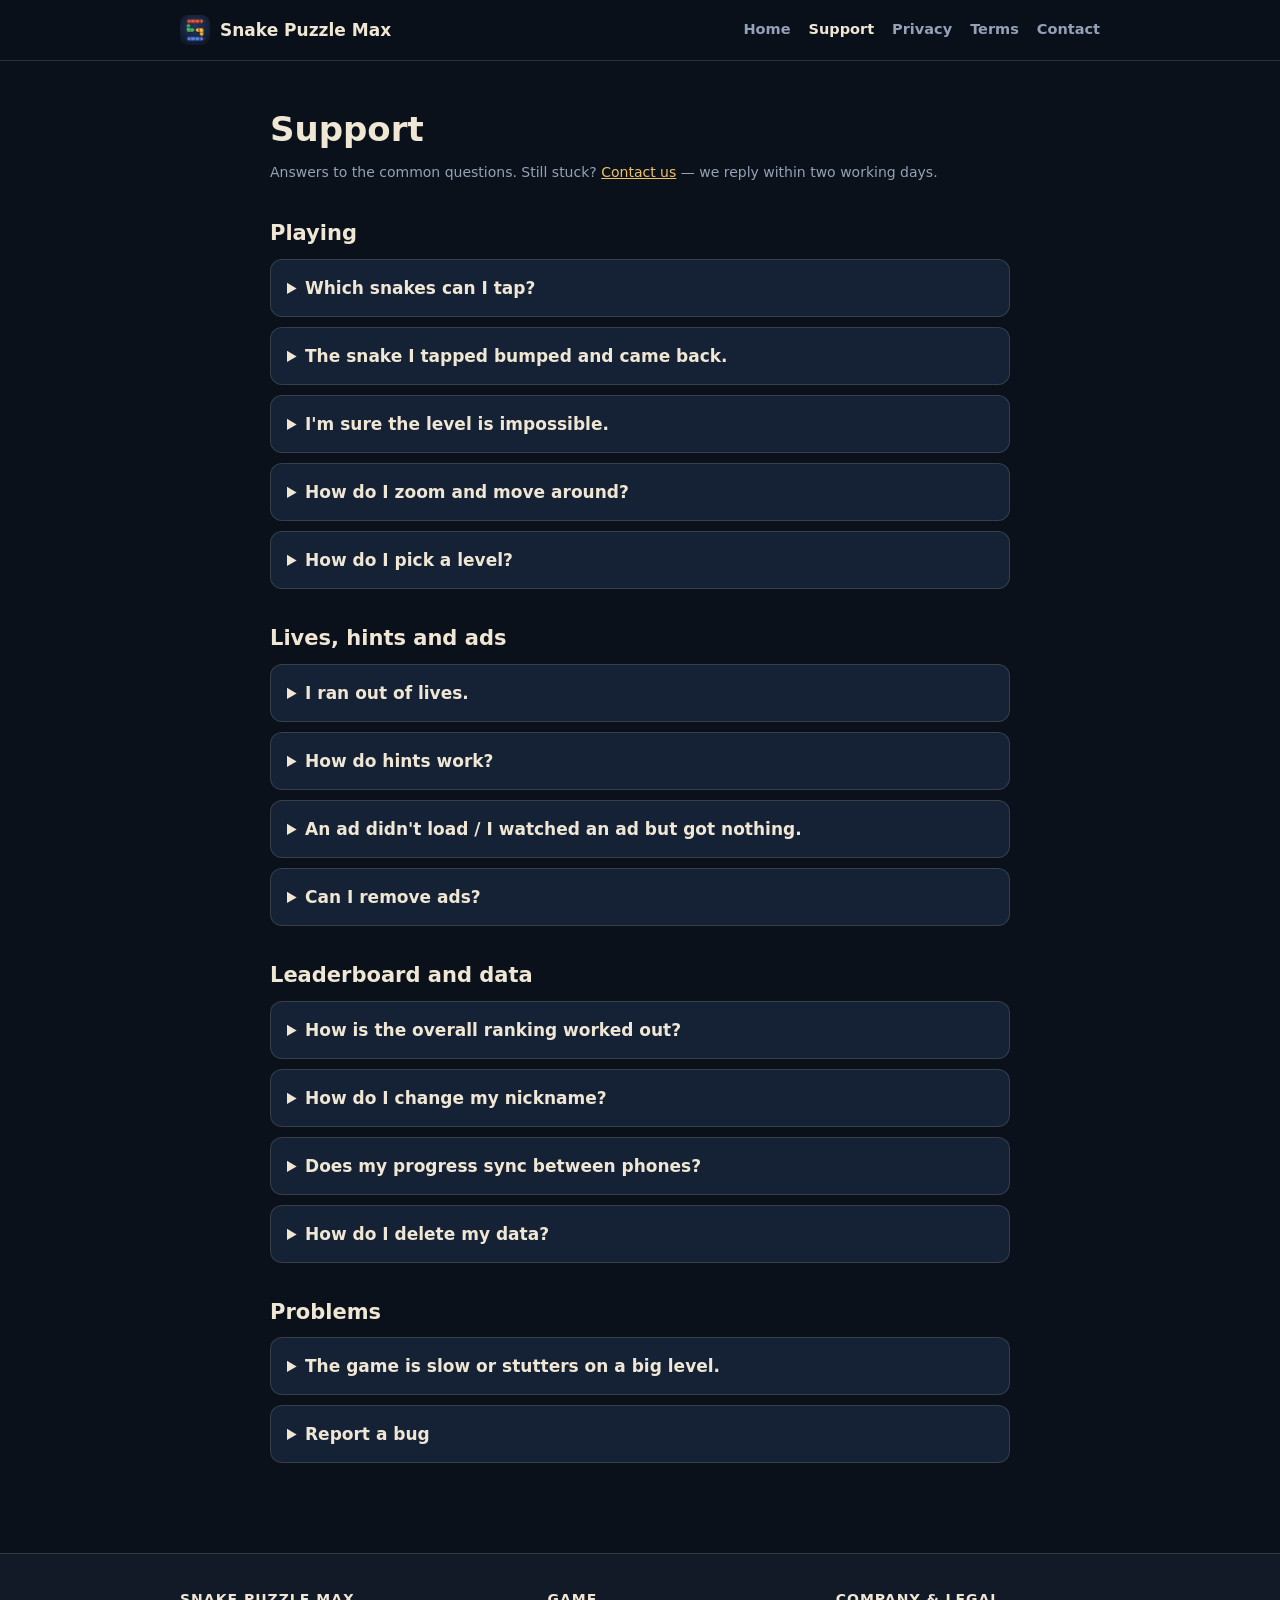
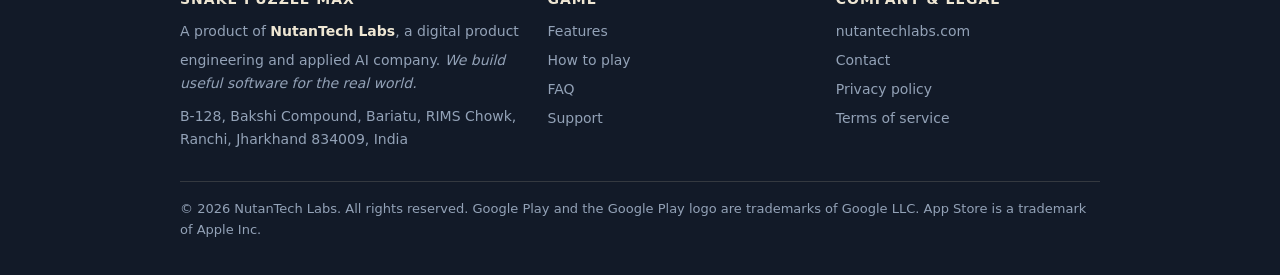
<file: support.html>
<!doctype html>
<html lang="en">
<head>
<meta charset="utf-8">
<meta name="viewport" content="width=device-width, initial-scale=1">
<title>Support – Snake Puzzle Max</title>
<meta name="description" content="Help with Snake Puzzle Max: how the game works, lives, hints, ads, the leaderboard, zooming, and how to reach NutanTech Labs.">
<link rel="canonical" href="https://amanchhing.github.io/snake-puzzle-max/support.html">
<link rel="icon" href="icon.png" type="image/png">
<link rel="apple-touch-icon" href="icon.png">
<meta property="og:type" content="website">
<meta property="og:site_name" content="Snake Puzzle Max">
<meta property="og:title" content="Support – Snake Puzzle Max">
<meta property="og:description" content="Help with Snake Puzzle Max: how the game works, lives, hints, ads, the leaderboard, zooming, and how to reach NutanTech Labs.">
<meta property="og:url" content="https://amanchhing.github.io/snake-puzzle-max/support.html">
<meta property="og:image" content="https://amanchhing.github.io/snake-puzzle-max/feature.png">
<meta name="twitter:card" content="summary_large_image">
<meta name="theme-color" content="#0b111b">
<link rel="stylesheet" href="styles.css">
</head>
<body>
<header class="nav"><div class="wrap">
  <a class="brand" href="index.html"><img src="icon.png" alt=""> Snake Puzzle Max</a>
  <nav><a href="index.html">Home</a><a href="support.html" aria-current="page">Support</a><a href="privacy.html">Privacy</a><a href="terms.html">Terms</a><a href="contact.html">Contact</a></nav>
</div></header>

<main class="doc"><div class="wrap">
  <h1>Support</h1>
  <div class="meta">Answers to the common questions. Still stuck? <a href="contact.html">Contact us</a> — we reply within two working days.</div>

  <h2>Playing</h2>
  <details><summary>Which snakes can I tap?</summary><p>Only a snake with a clear straight line in front of its head, all the way to the edge of the board. Nothing beside the body matters — look at the head and the lane ahead of it.</p></details>
  <details><summary>The snake I tapped bumped and came back.</summary><p>Something was in its lane. That costs one life. The thing it hit flashes briefly so you can see what blocked it.</p></details>
  <details><summary>I'm sure the level is impossible.</summary><p>Every level is built so that it can always be cleared. Try a hint — it highlights a snake that can leave right now.</p></details>
  <details><summary>How do I zoom and move around?</summary><p>Pinch with two fingers to zoom, drag with one to move. Tap the button at the bottom right of the board to switch between the whole board and a close-up. When zoomed in, a small map appears top right; tap anywhere on it to jump there.</p></details>
  <details><summary>How do I pick a level?</summary><p>Tap the level number at the top. Levels are shown a hundred to a page. Gold tiles are cleared — tap one to see your best time and play it again. The glowing tile is where you are. Other levels can be unlocked by watching an ad.</p></details>

  <h2>Lives, hints and ads</h2>
  <details><summary>I ran out of lives.</summary><p>You get three per board. When they are gone you can watch an ad for one more life and keep the same board (up to three times per board), or restart the level. Your cleared levels are never lost.</p></details>
  <details><summary>How do hints work?</summary><p>Three per board, each unlocked by watching a short ad. The hint shows a snake that can leave now.</p></details>
  <details><summary>An ad didn't load / I watched an ad but got nothing.</summary><p>Rewards are only given when the ad network reports the ad was watched to the end. If the ad was closed early or failed to load, nothing is counted and you can try again. Check your connection; ads need internet.</p></details>
  <details><summary>Can I remove ads?</summary><p>Not at the moment. The game is free and ads are what pay for it. Rewarded ads are always your choice.</p></details>

  <h2>Leaderboard and data</h2>
  <details><summary>How is the overall ranking worked out?</summary><p>By levels cleared first, then by the total of your best times. Clearing more levels always ranks above clearing fewer; among equals, the faster player wins.</p></details>
  <details><summary>How do I change my nickname?</summary><p>Tap Ranks, then edit the name at the top of the leaderboard and tap Save.</p></details>
  <details><summary>Does my progress sync between phones?</summary><p>Not yet. Progress is saved on the phone it was played on. Reinstalling the app resets it.</p></details>
  <details><summary>How do I delete my data?</summary><p>Uninstall the app to remove everything on the device. To remove your leaderboard entries, email <a href="mailto:info@nutantechlabs.com?subject=Snake%20Puzzle%20Max%20%E2%80%93%20delete%20my%20leaderboard%20data">info@nutantechlabs.com</a> with your nickname. See the <a href="privacy.html">privacy policy</a> for details.</p></details>

  <h2>Problems</h2>
  <details><summary>The game is slow or stutters on a big level.</summary><p>Close other apps and make sure your phone is not in battery-saver mode. If it continues, tell us your phone model and the level number.</p></details>
  <details><summary>Report a bug</summary><p>Email <a href="mailto:info@nutantechlabs.com?subject=Snake%20Puzzle%20Max%20bug">info@nutantechlabs.com</a> with: your phone model, operating system version, the level number, and what happened. A screenshot helps a lot.</p></details>
</div></main>

<footer><div class="wrap">
  <div>
    <h4>Snake Puzzle Max</h4>
    <p style="margin:0 0 10px">A product of <a class="ntl" href="https://nutantechlabs.com" target="_blank" rel="noopener">NutanTech Labs</a>, a digital product engineering and applied AI company. <em>We build useful software for the real world.</em></p>
    <p style="margin:0">B-128, Bakshi Compound, Bariatu, RIMS Chowk,<br>Ranchi, Jharkhand 834009, India</p>
  </div>
  <div>
    <h4>Game</h4>
    <a href="index.html#features">Features</a>
    <a href="index.html#how">How to play</a>
    <a href="index.html#faq">FAQ</a>
    <a href="support.html">Support</a>
  </div>
  <div>
    <h4>Company &amp; legal</h4>
    <a href="https://nutantechlabs.com" target="_blank" rel="noopener">nutantechlabs.com</a>
    <a href="contact.html">Contact</a>
    <a href="privacy.html">Privacy policy</a>
    <a href="terms.html">Terms of service</a>
  </div>
  <div class="legal">© 2026 NutanTech Labs. All rights reserved. Google Play and the Google Play logo are trademarks of Google LLC. App Store is a trademark of Apple Inc.</div>
</div></footer>
</body>
</html>
</file>
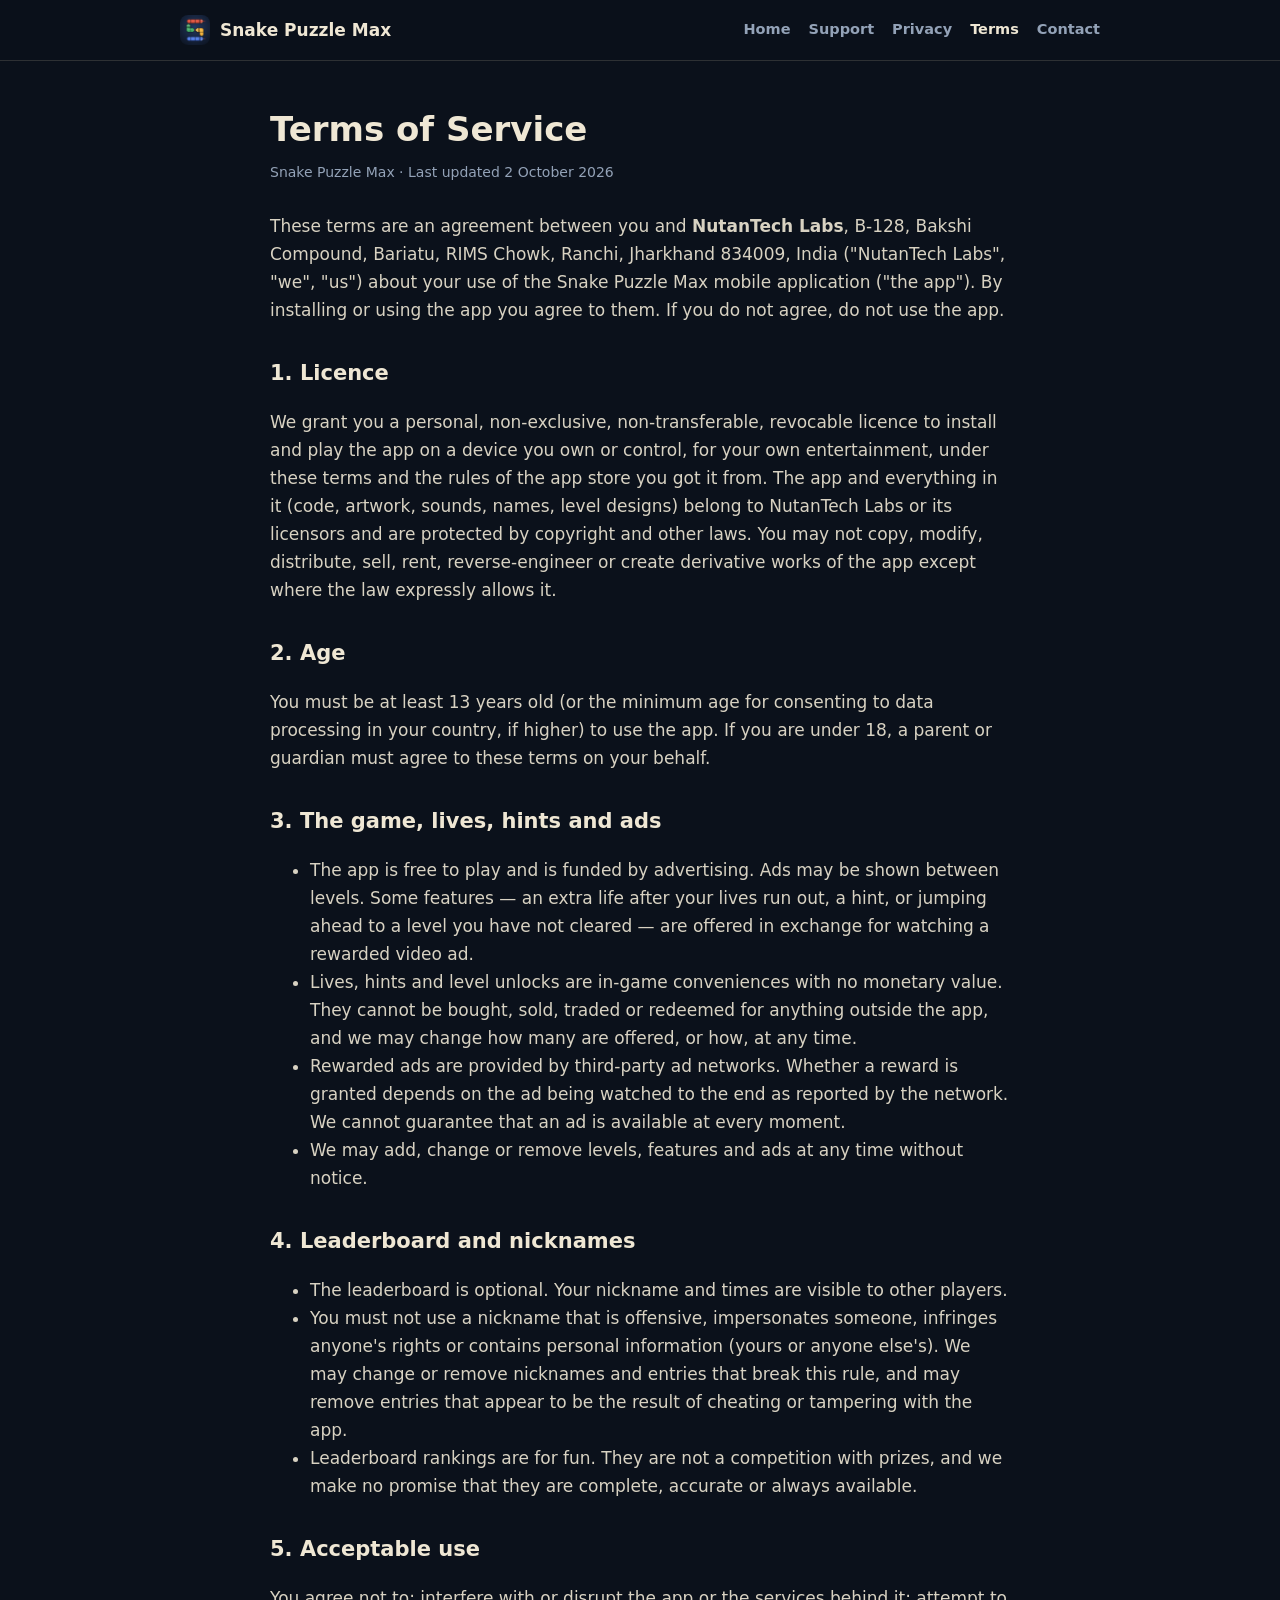
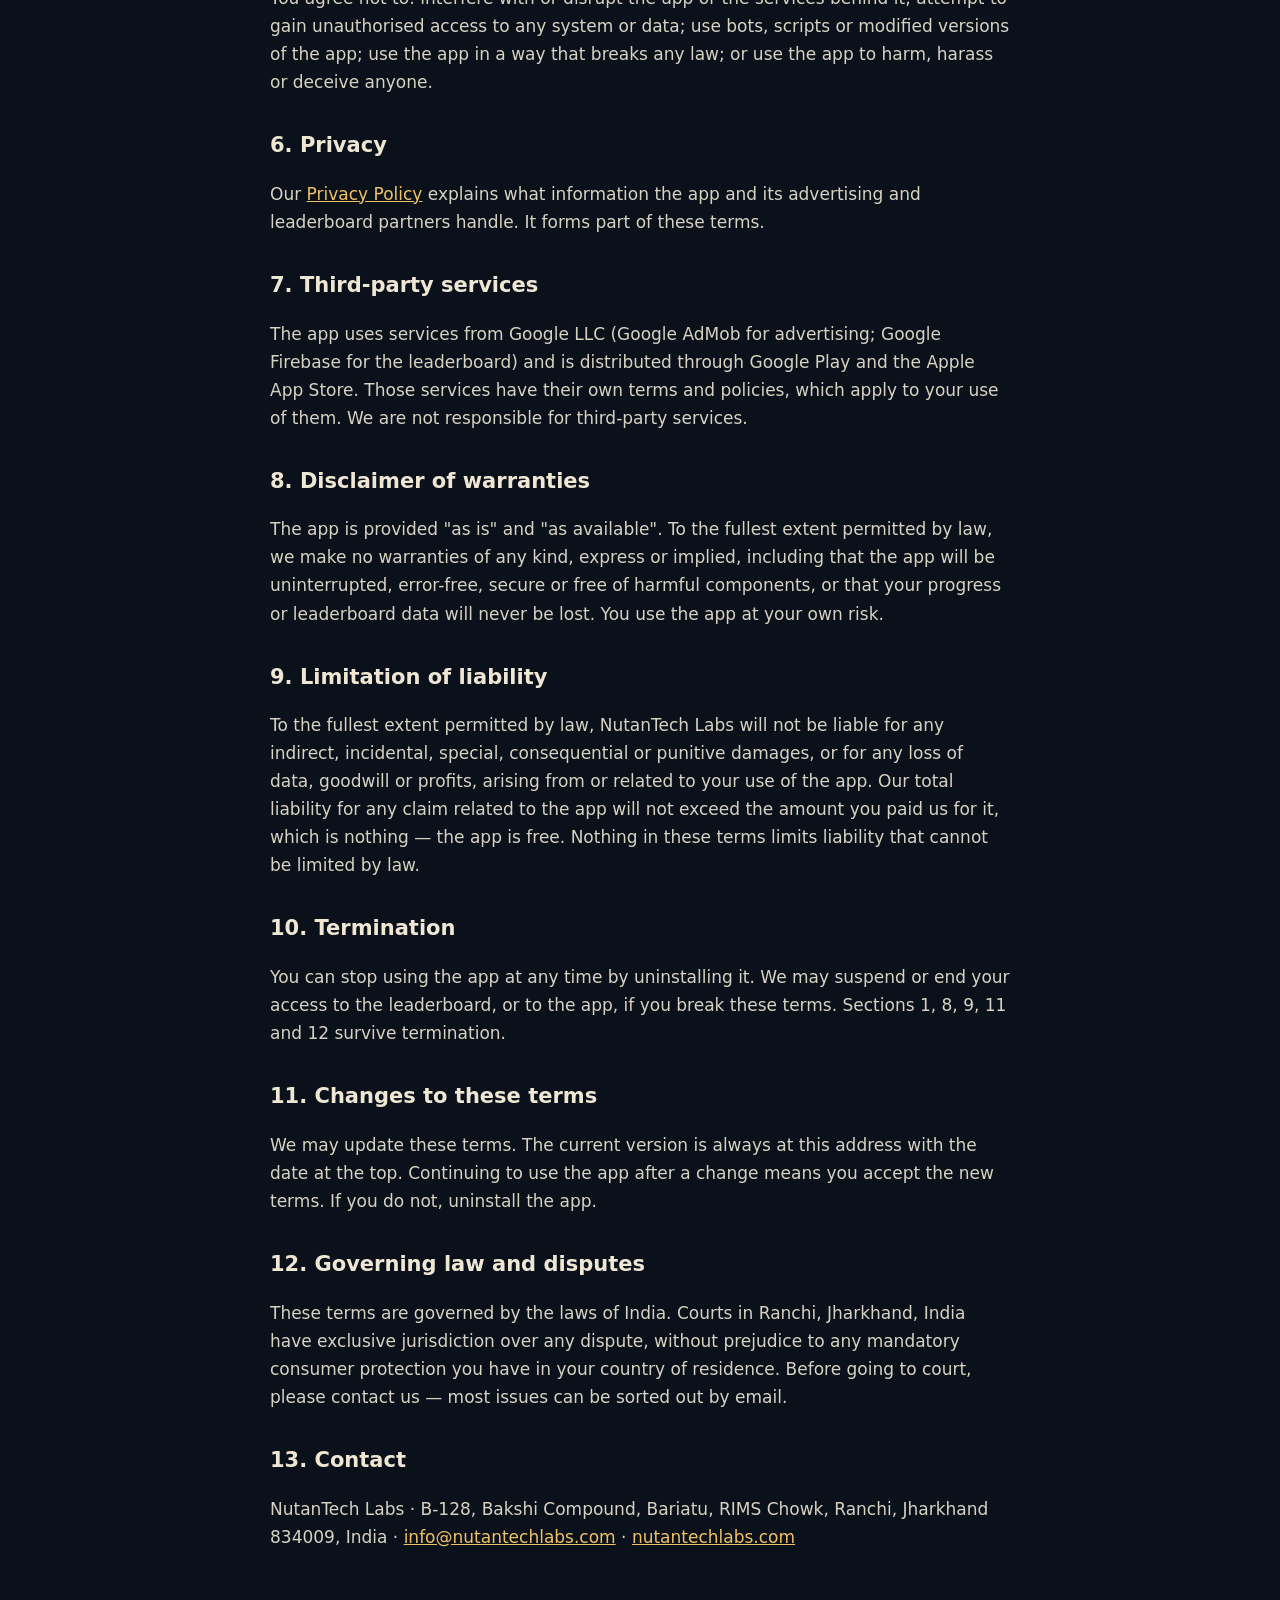
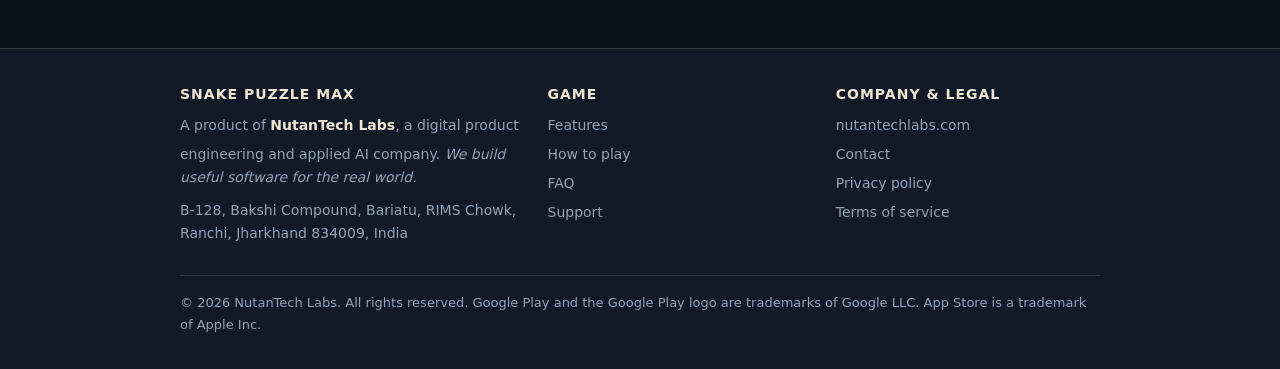
<file: terms.html>
<!doctype html>
<html lang="en">
<head>
<meta charset="utf-8">
<meta name="viewport" content="width=device-width, initial-scale=1">
<title>Terms of Service – Snake Puzzle Max</title>
<meta name="description" content="The terms under which NutanTech Labs provides the Snake Puzzle Max game: licence, ads and rewards, leaderboard conduct, warranties and liability.">
<link rel="canonical" href="https://amanchhing.github.io/snake-puzzle-max/terms.html">
<link rel="icon" href="icon.png" type="image/png">
<link rel="apple-touch-icon" href="icon.png">
<meta property="og:type" content="website">
<meta property="og:site_name" content="Snake Puzzle Max">
<meta property="og:title" content="Terms of Service – Snake Puzzle Max">
<meta property="og:description" content="The terms under which NutanTech Labs provides the Snake Puzzle Max game: licence, ads and rewards, leaderboard conduct, warranties and liability.">
<meta property="og:url" content="https://amanchhing.github.io/snake-puzzle-max/terms.html">
<meta property="og:image" content="https://amanchhing.github.io/snake-puzzle-max/feature.png">
<meta name="twitter:card" content="summary_large_image">
<meta name="theme-color" content="#0b111b">
<link rel="stylesheet" href="styles.css">
</head>
<body>
<header class="nav"><div class="wrap">
  <a class="brand" href="index.html"><img src="icon.png" alt=""> Snake Puzzle Max</a>
  <nav><a href="index.html">Home</a><a href="support.html">Support</a><a href="privacy.html">Privacy</a><a href="terms.html" aria-current="page">Terms</a><a href="contact.html">Contact</a></nav>
</div></header>

<main class="doc"><div class="wrap">
  <h1>Terms of Service</h1>
  <div class="meta">Snake Puzzle Max · Last updated 2 October 2026</div>

  <p>These terms are an agreement between you and <strong>NutanTech Labs</strong>, B-128, Bakshi Compound, Bariatu, RIMS Chowk, Ranchi, Jharkhand 834009, India ("NutanTech Labs", "we", "us") about your use of the Snake Puzzle Max mobile application ("the app"). By installing or using the app you agree to them. If you do not agree, do not use the app.</p>

  <h2>1. Licence</h2>
  <p>We grant you a personal, non-exclusive, non-transferable, revocable licence to install and play the app on a device you own or control, for your own entertainment, under these terms and the rules of the app store you got it from. The app and everything in it (code, artwork, sounds, names, level designs) belong to NutanTech Labs or its licensors and are protected by copyright and other laws. You may not copy, modify, distribute, sell, rent, reverse-engineer or create derivative works of the app except where the law expressly allows it.</p>

  <h2>2. Age</h2>
  <p>You must be at least 13 years old (or the minimum age for consenting to data processing in your country, if higher) to use the app. If you are under 18, a parent or guardian must agree to these terms on your behalf.</p>

  <h2>3. The game, lives, hints and ads</h2>
  <ul>
    <li>The app is free to play and is funded by advertising. Ads may be shown between levels. Some features — an extra life after your lives run out, a hint, or jumping ahead to a level you have not cleared — are offered in exchange for watching a rewarded video ad.</li>
    <li>Lives, hints and level unlocks are in-game conveniences with no monetary value. They cannot be bought, sold, traded or redeemed for anything outside the app, and we may change how many are offered, or how, at any time.</li>
    <li>Rewarded ads are provided by third-party ad networks. Whether a reward is granted depends on the ad being watched to the end as reported by the network. We cannot guarantee that an ad is available at every moment.</li>
    <li>We may add, change or remove levels, features and ads at any time without notice.</li>
  </ul>

  <h2>4. Leaderboard and nicknames</h2>
  <ul>
    <li>The leaderboard is optional. Your nickname and times are visible to other players.</li>
    <li>You must not use a nickname that is offensive, impersonates someone, infringes anyone's rights or contains personal information (yours or anyone else's). We may change or remove nicknames and entries that break this rule, and may remove entries that appear to be the result of cheating or tampering with the app.</li>
    <li>Leaderboard rankings are for fun. They are not a competition with prizes, and we make no promise that they are complete, accurate or always available.</li>
  </ul>

  <h2>5. Acceptable use</h2>
  <p>You agree not to: interfere with or disrupt the app or the services behind it; attempt to gain unauthorised access to any system or data; use bots, scripts or modified versions of the app; use the app in a way that breaks any law; or use the app to harm, harass or deceive anyone.</p>

  <h2>6. Privacy</h2>
  <p>Our <a href="privacy.html">Privacy Policy</a> explains what information the app and its advertising and leaderboard partners handle. It forms part of these terms.</p>

  <h2>7. Third-party services</h2>
  <p>The app uses services from Google LLC (Google AdMob for advertising; Google Firebase for the leaderboard) and is distributed through Google Play and the Apple App Store. Those services have their own terms and policies, which apply to your use of them. We are not responsible for third-party services.</p>

  <h2>8. Disclaimer of warranties</h2>
  <p>The app is provided "as is" and "as available". To the fullest extent permitted by law, we make no warranties of any kind, express or implied, including that the app will be uninterrupted, error-free, secure or free of harmful components, or that your progress or leaderboard data will never be lost. You use the app at your own risk.</p>

  <h2>9. Limitation of liability</h2>
  <p>To the fullest extent permitted by law, NutanTech Labs will not be liable for any indirect, incidental, special, consequential or punitive damages, or for any loss of data, goodwill or profits, arising from or related to your use of the app. Our total liability for any claim related to the app will not exceed the amount you paid us for it, which is nothing — the app is free. Nothing in these terms limits liability that cannot be limited by law.</p>

  <h2>10. Termination</h2>
  <p>You can stop using the app at any time by uninstalling it. We may suspend or end your access to the leaderboard, or to the app, if you break these terms. Sections 1, 8, 9, 11 and 12 survive termination.</p>

  <h2>11. Changes to these terms</h2>
  <p>We may update these terms. The current version is always at this address with the date at the top. Continuing to use the app after a change means you accept the new terms. If you do not, uninstall the app.</p>

  <h2>12. Governing law and disputes</h2>
  <p>These terms are governed by the laws of India. Courts in Ranchi, Jharkhand, India have exclusive jurisdiction over any dispute, without prejudice to any mandatory consumer protection you have in your country of residence. Before going to court, please contact us — most issues can be sorted out by email.</p>

  <h2>13. Contact</h2>
  <p>NutanTech Labs · B-128, Bakshi Compound, Bariatu, RIMS Chowk, Ranchi, Jharkhand 834009, India · <a href="mailto:info@nutantechlabs.com">info@nutantechlabs.com</a> · <a href="https://nutantechlabs.com" target="_blank" rel="noopener">nutantechlabs.com</a></p>
</div></main>

<footer><div class="wrap">
  <div>
    <h4>Snake Puzzle Max</h4>
    <p style="margin:0 0 10px">A product of <a class="ntl" href="https://nutantechlabs.com" target="_blank" rel="noopener">NutanTech Labs</a>, a digital product engineering and applied AI company. <em>We build useful software for the real world.</em></p>
    <p style="margin:0">B-128, Bakshi Compound, Bariatu, RIMS Chowk,<br>Ranchi, Jharkhand 834009, India</p>
  </div>
  <div>
    <h4>Game</h4>
    <a href="index.html#features">Features</a>
    <a href="index.html#how">How to play</a>
    <a href="index.html#faq">FAQ</a>
    <a href="support.html">Support</a>
  </div>
  <div>
    <h4>Company &amp; legal</h4>
    <a href="https://nutantechlabs.com" target="_blank" rel="noopener">nutantechlabs.com</a>
    <a href="contact.html">Contact</a>
    <a href="privacy.html">Privacy policy</a>
    <a href="terms.html">Terms of service</a>
  </div>
  <div class="legal">© 2026 NutanTech Labs. All rights reserved. Google Play and the Google Play logo are trademarks of Google LLC. App Store is a trademark of Apple Inc.</div>
</div></footer>
</body>
</html>
</file>
<file: styles.css>
:root {
  --bg: #0b111b; --bg2: #121a28; --panel: #152135; --panel2: #1b2742;
  --ink: #efe7d4; --soft: #93a2b7; --gold: #f0c267; --gold2: #d8a445;
  --line: rgba(228,215,183,.16); --blue: #4ea3ff;
}
* { box-sizing: border-box; }
html { scroll-behavior: smooth; }
body { margin: 0; background: var(--bg); color: var(--ink);
  font: 17px/1.65 -apple-system, system-ui, "Segoe UI", Roboto, Helvetica, Arial, sans-serif; }
a { color: var(--gold); }
img { max-width: 100%; }
.wrap { max-width: 960px; margin: 0 auto; padding: 0 20px; }

/* nav */
.nav { position: sticky; top: 0; z-index: 10; background: rgba(11,17,27,.86); backdrop-filter: blur(10px);
  border-bottom: 1px solid var(--line); }
.nav .wrap { display: flex; align-items: center; gap: 14px; height: 60px; }
.brand { display: flex; align-items: center; gap: 10px; color: var(--ink); text-decoration: none; font-weight: 800; white-space: nowrap; }
.brand img { width: 30px; height: 30px; border-radius: 8px; }
.nav nav { margin-left: auto; display: flex; gap: 18px; flex-wrap: wrap; }
.nav nav a { color: var(--soft); text-decoration: none; font-size: 14.5px; font-weight: 600; }
.nav nav a:hover, .nav nav a[aria-current] { color: var(--ink); }

/* hero */
.hero { background: radial-gradient(1100px 600px at 50% -20%, #243a63, var(--bg) 70%); padding: 56px 0 36px; }
.hero .wrap { display: grid; grid-template-columns: 1.2fr 1fr; gap: 36px; align-items: center; }
.hero h1 { font-size: 46px; line-height: 1.08; margin: 0 0 8px; }
.hero h1 small { display: block; font-size: 13px; letter-spacing: 3px; color: var(--gold); font-weight: 800; margin-bottom: 10px; }
.hero p.lead { font-size: 19px; color: var(--soft); margin: 0 0 22px; }
.hero .art img { border-radius: 18px; border: 1px solid var(--line); box-shadow: 0 24px 60px rgba(0,0,0,.55); }
.stores { display: flex; gap: 12px; flex-wrap: wrap; }
.btn { display: inline-flex; align-items: center; gap: 8px; padding: 12px 20px; border-radius: 999px;
  border: 1.5px solid var(--gold); color: var(--ink); text-decoration: none; font-weight: 700; background: var(--panel); }
.btn.primary { background: var(--gold); color: #1a1206; }
.btn.soon { opacity: .6; border-color: var(--line); cursor: default; }
.by { margin-top: 18px; font-size: 13.5px; color: var(--soft); }
.by a { color: var(--ink); font-weight: 700; text-decoration: none; border-bottom: 1px solid var(--line); }

/* sections */
section { padding: 44px 0; border-top: 1px solid var(--line); }
h2 { font-size: 28px; margin: 0 0 6px; }
.sub { color: var(--soft); margin: 0 0 26px; }
.grid { display: grid; grid-template-columns: repeat(auto-fit, minmax(230px, 1fr)); gap: 14px; }
.card { background: var(--panel); border: 1px solid var(--line); border-radius: 14px; padding: 20px; }
.card h3 { margin: 0 0 6px; font-size: 16px; color: var(--gold); }
.card p { margin: 0; color: var(--soft); font-size: 15px; }
.shots { display: grid; grid-template-columns: repeat(auto-fit, minmax(170px, 1fr)); gap: 16px; }
.shots figure { margin: 0; }
.shots img { border-radius: 16px; border: 1px solid var(--line); box-shadow: 0 14px 34px rgba(0,0,0,.5); }
.shots figcaption { font-size: 13px; color: var(--soft); margin-top: 8px; text-align: center; }
ol.steps { counter-reset: s; list-style: none; padding: 0; margin: 0; display: grid; gap: 12px; }
ol.steps li { background: var(--panel); border: 1px solid var(--line); border-radius: 12px; padding: 14px 16px 14px 58px; position: relative; }
ol.steps li::before { counter-increment: s; content: counter(s); position: absolute; left: 16px; top: 12px; width: 30px; height: 30px;
  border-radius: 50%; background: var(--gold); color: #1a1206; font-weight: 900; display: grid; place-items: center; }
details { background: var(--panel); border: 1px solid var(--line); border-radius: 12px; padding: 4px 16px; margin-bottom: 10px; }
summary { cursor: pointer; font-weight: 700; padding: 10px 0; }
details p { color: var(--soft); margin: 0 0 12px; }

/* documents */
.doc { padding: 40px 0 60px; }
.doc .wrap { max-width: 780px; }
.doc h1 { font-size: 34px; margin: 0 0 4px; }
.doc .meta { color: var(--soft); font-size: 14px; margin-bottom: 28px; }
.doc h2 { font-size: 21px; margin: 32px 0 8px; }
.doc h3 { font-size: 17px; margin: 22px 0 6px; }
.doc p, .doc li { color: #d8d2c2; }
.doc table { width: 100%; border-collapse: collapse; font-size: 15px; margin: 10px 0 18px; }
.doc th, .doc td { text-align: left; padding: 9px 10px; border-bottom: 1px solid var(--line); vertical-align: top; }
.doc th { color: var(--gold); font-weight: 700; }
.note { background: var(--panel); border-left: 3px solid var(--gold); padding: 12px 16px; border-radius: 0 10px 10px 0; color: var(--soft); }

/* footer */
footer { border-top: 1px solid var(--line); background: var(--bg2); padding: 34px 0; margin-top: 20px; color: var(--soft); font-size: 14px; }
footer .wrap { display: grid; grid-template-columns: 1.3fr 1fr 1fr; gap: 24px; }
footer h4 { margin: 0 0 8px; color: var(--ink); font-size: 14px; letter-spacing: 1px; text-transform: uppercase; }
footer a { color: var(--soft); text-decoration: none; display: block; margin-bottom: 6px; }
footer a:hover { color: var(--ink); }
footer .legal { grid-column: 1 / -1; border-top: 1px solid var(--line); padding-top: 16px; margin-top: 6px; font-size: 13px; }
.ntl { display: inline-flex; align-items: center; gap: 8px; color: var(--ink); font-weight: 700; }

@media (max-width: 760px) {
  .nav .wrap { height: auto; flex-wrap: wrap; padding: 10px 20px; row-gap: 6px; }
  .nav nav { margin-left: 0; width: 100%; gap: 14px; }
  .nav nav a { font-size: 13.5px; }
  .hero .wrap { grid-template-columns: 1fr; }
  .hero h1 { font-size: 36px; }
  footer .wrap { grid-template-columns: 1fr; }
  .nav nav { gap: 12px; }
}
</file>
